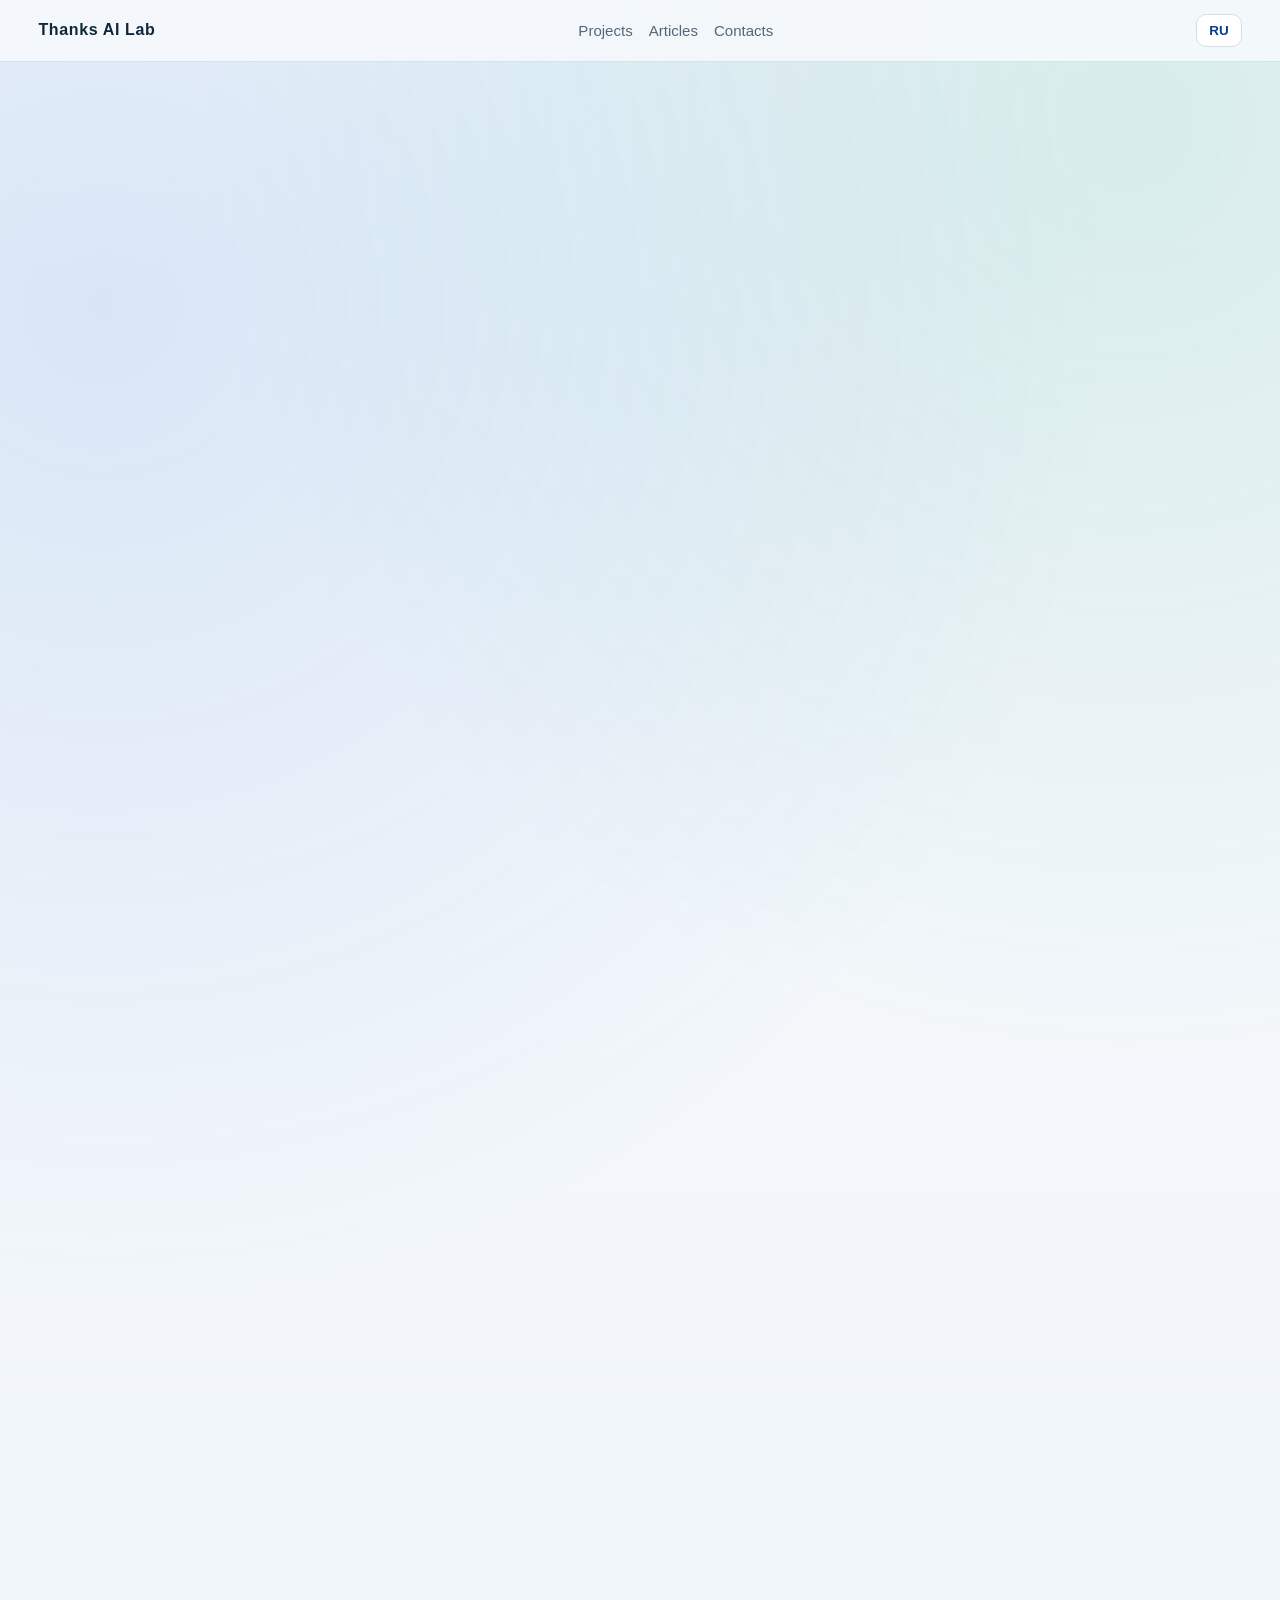
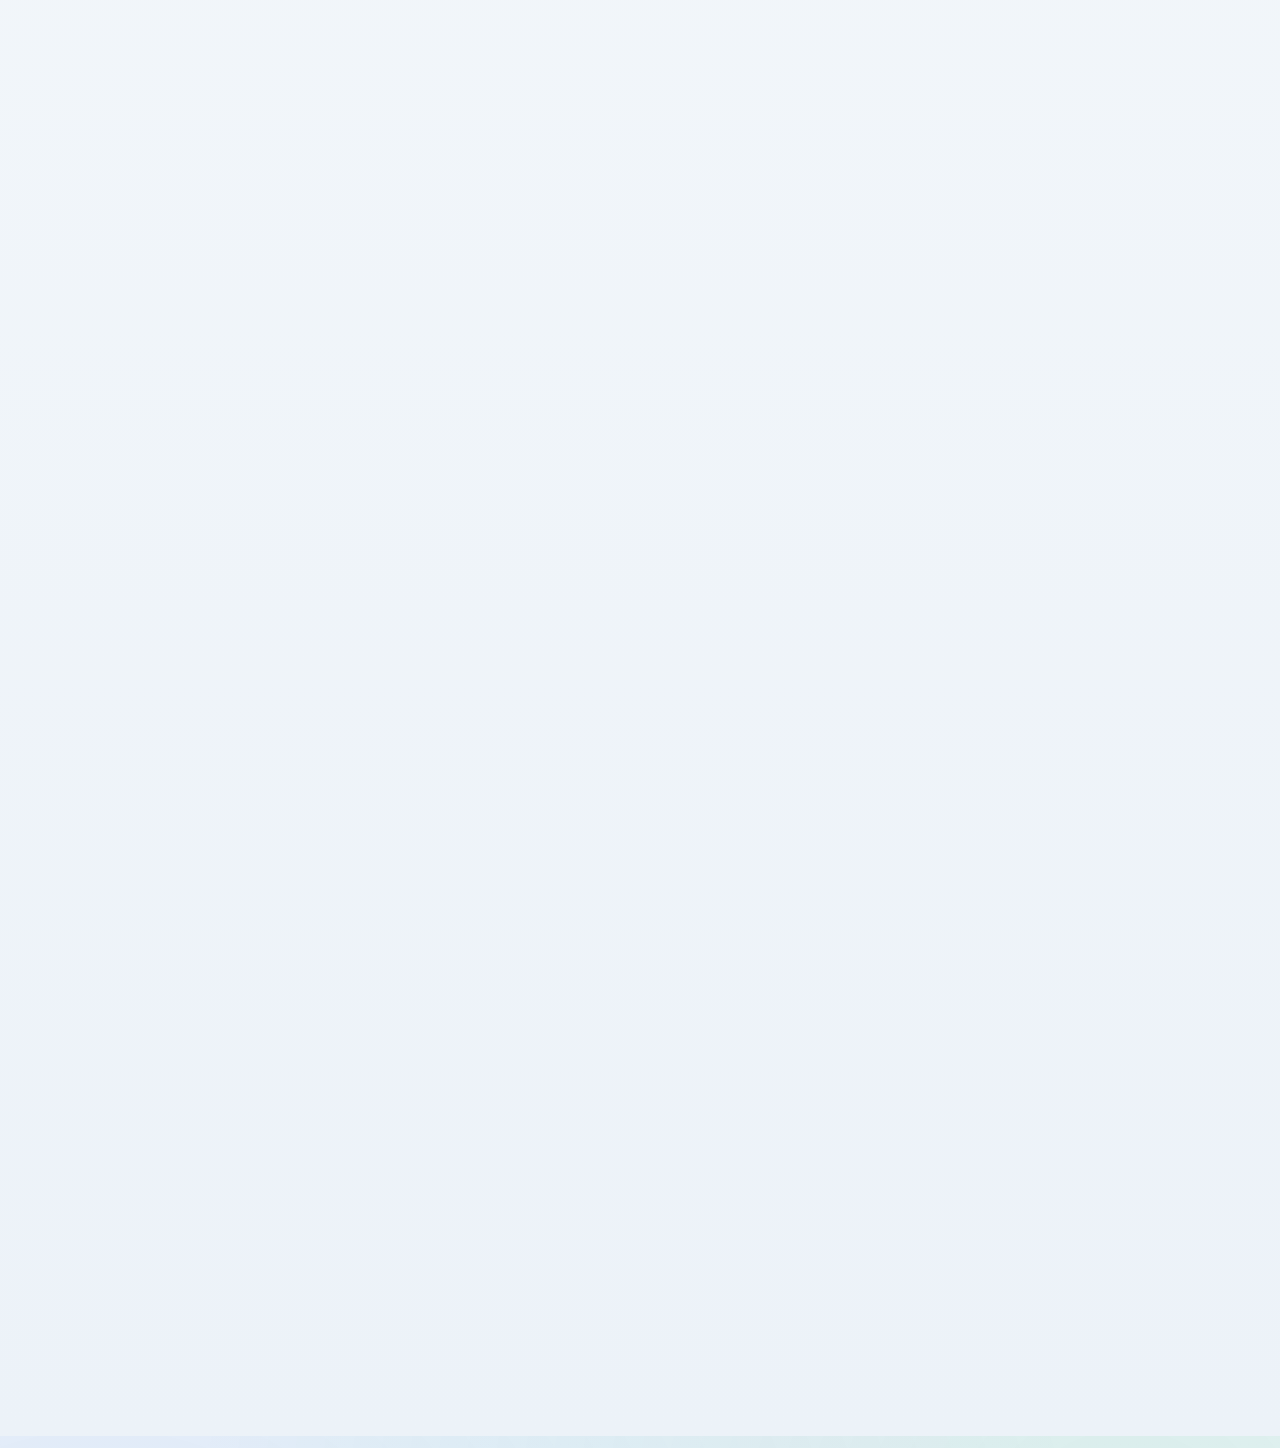
<file: index.html>
<!doctype html>
<html lang="en" data-lang="en">
<head>
  <meta charset="utf-8">
  <meta name="viewport" content="width=device-width, initial-scale=1">
  <title>Thanks AI Lab | GitHub Projects and Telegram Bots</title>
  <meta name="description" content="Thanks AI Lab portfolio: GitHub projects, production Telegram bots, and bilingual practical articles.">
  <meta http-equiv="Content-Security-Policy" content="default-src 'self'; script-src 'self'; style-src 'self'; img-src 'self' data:; font-src 'self'; connect-src 'none'; object-src 'none'; base-uri 'self'; form-action 'none'; frame-ancestors 'none'; upgrade-insecure-requests">
  <meta http-equiv="Referrer-Policy" content="strict-origin-when-cross-origin">
  <meta name="color-scheme" content="light only">
  <link rel="stylesheet" href="styles.css">
</head>
<body data-title-en="Thanks AI Lab | GitHub Projects and Telegram Bots" data-title-ru="Thanks AI Lab | GitHub-проекты и Telegram-боты" data-description-en="Thanks AI Lab portfolio: GitHub projects, production Telegram bots, and bilingual practical articles." data-description-ru="Портфолио Thanks AI Lab: GitHub-проекты, прод-боты Telegram и двуязычные практические статьи.">
  <header class="topbar">
    <a class="brand" href="#top">Thanks AI Lab</a>
    <nav class="nav">
      <a href="#projects"><span class="en">Projects</span><span class="ru">Проекты</span></a>
      <a href="#articles"><span class="en">Articles</span><span class="ru">Статьи</span></a>
      <a href="#contacts"><span class="en">Contacts</span><span class="ru">Контакты</span></a>
    </nav>
    <button class="lang-toggle" type="button" id="langSwitch" aria-label="Switch language">
      <span class="en">RU</span>
      <span class="ru">EN</span>
    </button>
  </header>

  <main id="top">
    <section class="hero reveal">
      <p class="eyebrow en">Product Studio</p>
      <p class="eyebrow ru">Продуктовая студия</p>
      <h1 class="en">GitHub portfolio and live Telegram products</h1>
      <h1 class="ru">GitHub-портфолио и живые Telegram-продукты</h1>
      <p class="lead en">
        We publish projects from <a href="https://github.com/x100Value" target="_blank" rel="noopener noreferrer">x100Value</a>,
        add production Telegram products, and maintain clear EN/RU articles.
      </p>
      <p class="lead ru">
        Мы публикуем проекты из <a href="https://github.com/x100Value" target="_blank" rel="noopener noreferrer">x100Value</a>,
        добавляем продакшн Telegram-продукты и ведем понятные EN/RU статьи.
      </p>
      <div class="cta-row">
        <a class="btn btn-primary" href="#projects"><span class="en">View projects</span><span class="ru">Смотреть проекты</span></a>
        <a class="btn btn-secondary" href="#articles"><span class="en">Read articles</span><span class="ru">Читать статьи</span></a>
        <a class="btn btn-secondary" href="https://github.com/x100Value" target="_blank" rel="noopener noreferrer">GitHub</a>
        <a class="btn btn-secondary" href="https://t.me/BuyandSellTelegramUsernames" target="_blank" rel="noopener noreferrer"><span class="en">Username channel</span><span class="ru">Канал юзернеймов</span></a>
      </div>
    </section>

    <section class="kpi reveal" aria-label="Project metrics">
      <article class="kpi-card">
        <p class="kpi-title en">Visible products</p>
        <p class="kpi-title ru">Показанные продукты</p>
        <p class="kpi-value static" data-project-count>9</p>
      </article>
      <article class="kpi-card">
        <p class="kpi-title en">GitHub projects</p>
        <p class="kpi-title ru">GitHub-проекты</p>
        <p class="kpi-value static">5</p>
      </article>
      <article class="kpi-card">
        <p class="kpi-title en">Language mode</p>
        <p class="kpi-title ru">Языковой режим</p>
        <p class="kpi-value static">EN / RU</p>
      </article>
    </section>

    <section id="projects" class="projects reveal">
      <h2 class="en">Projects from GitHub and production Telegram</h2>
      <h2 class="ru">Проекты из GitHub и продакшн Telegram</h2>
      <p class="section-note en">Cards below link to GitHub projects, live bots, and channel.</p>
      <p class="section-note ru">Карточки ниже ведут на GitHub-проекты, живых ботов и канал.</p>

      <div class="project-grid">
        <article class="project-card angel-card">
          <span class="angel-badge">ANGEL</span>
          <div class="icon-circle">SM</div>
          <h3>skillsmarketplace</h3>
          <p class="en">Marketplace for AI skills with Telegram Mini App UX, billing rails, referral mechanics, and moderation flows.</p>
          <p class="ru">Маркетплейс AI-скиллов с Telegram Mini App UX, биллингом, рефералками и модерацией.</p>
          <p class="status en">GitHub project + production bot + web platform.</p>
          <p class="status ru">GitHub-проект + прод-бот + web-платформа.</p>
          <p class="invest-note en"><strong>Stage:</strong> Pre-seed, <strong>Round type:</strong> Angel.<br><strong>Telegram:</strong> <a href="https://t.me/theloans" target="_blank" rel="noopener noreferrer">@theloans</a></p>
          <p class="invest-note ru"><strong>Стадия:</strong> Pre-seed, <strong>Тип раунда:</strong> Angel.<br><strong>Telegram:</strong> <a href="https://t.me/theloans" target="_blank" rel="noopener noreferrer">@theloans</a></p>
          <p class="meta">TypeScript · GitHub project · Updated: 2026-03-05</p>
          <div class="btn-stack">
            <a class="btn btn-primary" href="https://github.com/x100Value/skillsmarketplace" target="_blank" rel="noopener noreferrer">GitHub</a>
            <a class="btn btn-sapphire" href="pitch-deck.html"><span class="en">Request investor deck</span><span class="ru">Запросить инвест-дек</span></a>
            <a class="btn btn-secondary" href="https://skillsmarketplace.ru" target="_blank" rel="noopener noreferrer"><span class="en">Open platform</span><span class="ru">Открыть платформу</span></a>
            <a class="btn btn-ghost" href="articles/skillsmarketplace.html"><span class="en">Read article</span><span class="ru">Читать статью</span></a>
          </div>
        </article>

        <article class="project-card angel-card">
          <span class="angel-badge">ANGEL</span>
          <div class="icon-circle">TR</div>
          <h3>tg-llm-router</h3>
          <p class="en">Telegram Mini App for smart routing across multiple LLM providers with stable switching and personal key support.</p>
          <p class="ru">Маршрутизатор LLM для Telegram Mini App: несколько провайдеров, стабильное переключение и поддержка личных ключей.</p>
          <p class="status en">AI access layer for Telegram products.</p>
          <p class="status ru">Слой доступа к AI для Telegram-продуктов.</p>
          <p class="invest-note en"><strong>Stage:</strong> Pre-seed, <strong>Round type:</strong> Angel.<br><strong>Telegram:</strong> <a href="https://t.me/theloans" target="_blank" rel="noopener noreferrer">@theloans</a></p>
          <p class="invest-note ru"><strong>Стадия:</strong> Pre-seed, <strong>Тип раунда:</strong> Angel.<br><strong>Telegram:</strong> <a href="https://t.me/theloans" target="_blank" rel="noopener noreferrer">@theloans</a></p>
          <p class="meta">JavaScript · GitHub project · Updated: 2026-02-27</p>
          <div class="btn-stack">
            <a class="btn btn-primary" href="https://github.com/x100Value/tg-llm-router" target="_blank" rel="noopener noreferrer">GitHub</a>
            <a class="btn btn-sapphire" href="pitch-deck.html"><span class="en">Request investor deck</span><span class="ru">Запросить инвест-дек</span></a>
            <a class="btn btn-secondary" href="https://t.me/Routeragentbot" target="_blank" rel="noopener noreferrer"><span class="en">Open bot</span><span class="ru">Открыть бота</span></a>
            <a class="btn btn-ghost" href="articles/tg-llm-router.html"><span class="en">Read article</span><span class="ru">Читать статью</span></a>
          </div>
        </article>

        <article class="project-card">
          <div class="icon-circle">UA</div>
          <h3>TGUsernameAuditBot</h3>
          <p class="en">Valuation bot for Telegram usernames: liquidity checks, strategy hints, and pricing structure.</p>
          <p class="ru">Бот-оценщик Telegram-юзернеймов: ликвидность, стратегия и структура ценообразования.</p>
          <p class="status en">Practical workflow for username traders.</p>
          <p class="status ru">Практический инструмент для трейдинга юзернеймов.</p>
          <p class="meta">Telegram bot · Updated: 2026-03-05</p>
          <div class="btn-stack">
            <a class="btn btn-primary" href="https://t.me/TGUsernameAuditBot" target="_blank" rel="noopener noreferrer">Open bot</a>
            <a class="btn btn-secondary" href="articles/fragment-username-guide.html"><span class="en">Fragment guide</span><span class="ru">Гайд по Fragment</span></a>
            <a class="btn btn-ghost" href="articles/tg-username-audit-bot.html"><span class="en">Read article</span><span class="ru">Читать статью</span></a>
          </div>
        </article>

        <article class="project-card">
          <div class="icon-circle">SB</div>
          <h3>SkillsMarketplacebot</h3>
          <p class="en">Main Telegram bot of SkillsMarketplace: onboarding, referral links, and marketplace entrypoint.</p>
          <p class="ru">Основной Telegram-бот SkillsMarketplace: онбординг, реферальные ссылки и вход в маркетплейс.</p>
          <p class="status en">Main entry point for marketplace users.</p>
          <p class="status ru">Основная точка привлечения пользователей маркетплейса.</p>
          <p class="meta">Telegram bot · Updated: 2026-03-05</p>
          <div class="btn-stack">
            <a class="btn btn-primary" href="https://t.me/SkillsMarketplacebot" target="_blank" rel="noopener noreferrer">Open bot</a>
            <a class="btn btn-ghost" href="articles/skillsmarketplacebot.html"><span class="en">Read article</span><span class="ru">Читать статью</span></a>
          </div>
        </article>

        <article class="project-card angel-card">
          <span class="angel-badge">ANGEL</span>
          <div class="icon-circle">RA</div>
          <h3>Routeragentbot</h3>
          <p class="en">Telegram interface for prompt routing and model selection scenarios.</p>
          <p class="ru">Telegram-интерфейс для маршрутизации промтов и выбора моделей.</p>
          <p class="status en">Companion bot for AI routing use cases.</p>
          <p class="status ru">Сопутствующий бот для AI-routing сценариев.</p>
          <p class="invest-note en"><strong>Stage:</strong> Pre-seed, <strong>Round type:</strong> Angel.<br><strong>Telegram:</strong> <a href="https://t.me/theloans" target="_blank" rel="noopener noreferrer">@theloans</a></p>
          <p class="invest-note ru"><strong>Стадия:</strong> Pre-seed, <strong>Тип раунда:</strong> Angel.<br><strong>Telegram:</strong> <a href="https://t.me/theloans" target="_blank" rel="noopener noreferrer">@theloans</a></p>
          <p class="meta">Telegram bot · Updated: 2026-03-05</p>
          <div class="btn-stack">
            <a class="btn btn-primary" href="https://t.me/Routeragentbot" target="_blank" rel="noopener noreferrer">Open bot</a>
            <a class="btn btn-sapphire" href="pitch-deck.html"><span class="en">Request investor deck</span><span class="ru">Запросить инвест-дек</span></a>
            <a class="btn btn-ghost" href="articles/routeragentbot.html"><span class="en">Read article</span><span class="ru">Читать статью</span></a>
          </div>
        </article>

        <article class="project-card">
          <div class="icon-circle">BS</div>
          <h3>BuyandSellTelegramUsernames</h3>
          <p class="en">Public Telegram channel for username market updates, deal ideas, and buyer/seller matching.</p>
          <p class="ru">Публичный Telegram-канал с апдейтами рынка юзернеймов, идеями сделок и подбором покупателей/продавцов.</p>
          <p class="status en">Unofficial Fragment investors community for practical market discussion.</p>
          <p class="status ru">Неофициальное сообщество инвесторов Fragment для практического обсуждения рынка.</p>
          <p class="meta">Telegram channel · Updated: 2026-03-05</p>
          <div class="btn-stack">
            <a class="btn btn-primary" href="https://t.me/BuyandSellTelegramUsernames" target="_blank" rel="noopener noreferrer">Open channel</a>
            <a class="btn btn-ghost" href="articles/fragment-username-guide.html"><span class="en">Read Fragment guide</span><span class="ru">Читать гайд по Fragment</span></a>
          </div>
        </article>

        <article class="project-card angel-card">
          <span class="angel-badge">ANGEL</span>
          <div class="icon-circle">TF</div>
          <h3>TNFTFinance</h3>
          <p class="en">Security-first TON testnet experiments for DeFi/NFT lending and protocol validation.</p>
          <p class="ru">Security-first эксперименты в TON testnet для DeFi/NFT-кредитования и валидации протокола.</p>
          <p class="status en">Controlled environment for pre-mainnet checks.</p>
          <p class="status ru">Контролируемая среда для pre-mainnet проверок.</p>
          <p class="invest-note en"><strong>Stage:</strong> Pre-seed, <strong>Round type:</strong> Angel.<br><strong>Telegram:</strong> <a href="https://t.me/theloans" target="_blank" rel="noopener noreferrer">@theloans</a></p>
          <p class="invest-note ru"><strong>Стадия:</strong> Pre-seed, <strong>Тип раунда:</strong> Angel.<br><strong>Telegram:</strong> <a href="https://t.me/theloans" target="_blank" rel="noopener noreferrer">@theloans</a></p>
          <p class="meta">TypeScript · GitHub project · Updated: 2026-02-23</p>
          <div class="btn-stack">
            <a class="btn btn-primary" href="https://github.com/x100Value/TNFTFinance" target="_blank" rel="noopener noreferrer">GitHub</a>
            <a class="btn btn-sapphire" href="pitch-deck.html"><span class="en">Request investor deck</span><span class="ru">Запросить инвест-дек</span></a>
            <a class="btn btn-ghost" href="articles/tnftfinance.html"><span class="en">Read article</span><span class="ru">Читать статью</span></a>
          </div>
        </article>

        <article class="project-card">
          <div class="icon-circle">GM</div>
          <h3>GGaMemes</h3>
          <p class="en">Realtime Telegram game prototype with GIF mechanics, voting loops, and retention experiments.</p>
          <p class="ru">Realtime Telegram-игра с GIF-механиками, голосованием и экспериментами по удержанию.</p>
          <p class="status en">Entertainment product for audience growth and engagement tests.</p>
          <p class="status ru">Развлекательный продукт для роста аудитории и тестов вовлечения.</p>
          <p class="meta">JavaScript · GitHub project · Updated: 2026-02-23</p>
          <div class="btn-stack">
            <a class="btn btn-primary" href="https://github.com/x100Value/GGaMemes" target="_blank" rel="noopener noreferrer">GitHub</a>
            <a class="btn btn-ghost" href="articles/ggamemes.html"><span class="en">Read article</span><span class="ru">Читать статью</span></a>
          </div>
        </article>

        <article class="project-card">
          <div class="icon-circle">XV</div>
          <h3>x100Value</h3>
          <p class="en">Brand microsite and product communication center with bilingual positioning.</p>
          <p class="ru">Брендовый микросайт и центр продуктовой коммуникации с двуязычным позиционированием.</p>
          <p class="status en">Portfolio and product communication layer.</p>
          <p class="status ru">Портфельный и продуктовый слой коммуникации.</p>
          <p class="meta">HTML · GitHub project · Updated: 2026-02-23</p>
          <div class="btn-stack">
            <a class="btn btn-primary" href="https://github.com/x100Value/x100Value" target="_blank" rel="noopener noreferrer">GitHub</a>
            <a class="btn btn-ghost" href="https://thanksailab.com" target="_blank" rel="noopener noreferrer"><span class="en">Open site</span><span class="ru">Открыть сайт</span></a>
          </div>
        </article>
      </div>
    </section>

    <section id="articles" class="article-links reveal">
      <h2 class="en">Bilingual practical articles</h2>
      <h2 class="ru">Двуязычные практические статьи</h2>
      <div class="article-list">
        <a href="articles/fragment-username-guide.html"><span class="en">Unofficial Fragment investors community: how to choose and buy a Telegram username</span><span class="ru">Неофициальное сообщество инвесторов Fragment: как выбрать и купить Telegram-юзернейм</span></a>
        <a href="articles/tg-username-audit-bot.html"><span class="en">TGUsernameAuditBot: pricing workflow and AI reliability</span><span class="ru">TGUsernameAuditBot: процесс оценки и надежность AI</span></a>
        <a href="articles/skillsmarketplace.html"><span class="en">SkillsMarketplace: product design and monetization model</span><span class="ru">SkillsMarketplace: архитектура продукта и монетизация</span></a>
        <a href="articles/skillsmarketplacebot.html"><span class="en">SkillsMarketplacebot: user onboarding and referral growth</span><span class="ru">SkillsMarketplacebot: онбординг пользователей и реферальный рост</span></a>
        <a href="articles/routeragentbot.html"><span class="en">Routeragentbot: model routing use cases in Telegram</span><span class="ru">Routeragentbot: сценарии маршрутизации моделей в Telegram</span></a>
        <a href="articles/tg-llm-router.html"><span class="en">tg-llm-router: how it works and product value</span><span class="ru">tg-llm-router: как работает и в чем ценность</span></a>
        <a href="articles/tnftfinance.html"><span class="en">TNFTFinance: safety baseline and product direction</span><span class="ru">TNFTFinance: база безопасности и направление продукта</span></a>
      </div>
    </section>
  </main>

  <footer id="contacts" class="footer reveal">
    <p><strong>GitHub:</strong> <a href="https://github.com/x100Value" target="_blank" rel="noopener noreferrer">github.com/x100Value</a></p>
    <p><strong>Telegram bots:</strong> <a href="https://t.me/TGUsernameAuditBot" target="_blank" rel="noopener noreferrer">@TGUsernameAuditBot</a> · <a href="https://t.me/SkillsMarketplacebot" target="_blank" rel="noopener noreferrer">@SkillsMarketplacebot</a> · <a href="https://t.me/Routeragentbot" target="_blank" rel="noopener noreferrer">@Routeragentbot</a></p>
    <p><strong><span class="en">Founder Telegram:</span><span class="ru">Telegram для связи:</span></strong> <a href="https://t.me/theloans" target="_blank" rel="noopener noreferrer">@theloans</a></p>
    <p><strong>Username channel:</strong> <a href="https://t.me/BuyandSellTelegramUsernames" target="_blank" rel="noopener noreferrer">t.me/BuyandSellTelegramUsernames</a></p>
    <p><strong>Investor deck:</strong> <a href="pitch-deck.html">thanksailab.com/pitch-deck.html</a></p>
    <p class="copyright">© 2026 Thanks AI Lab</p>
  </footer>

  <script src="script.js" defer></script>
</body>
</html>
</file>
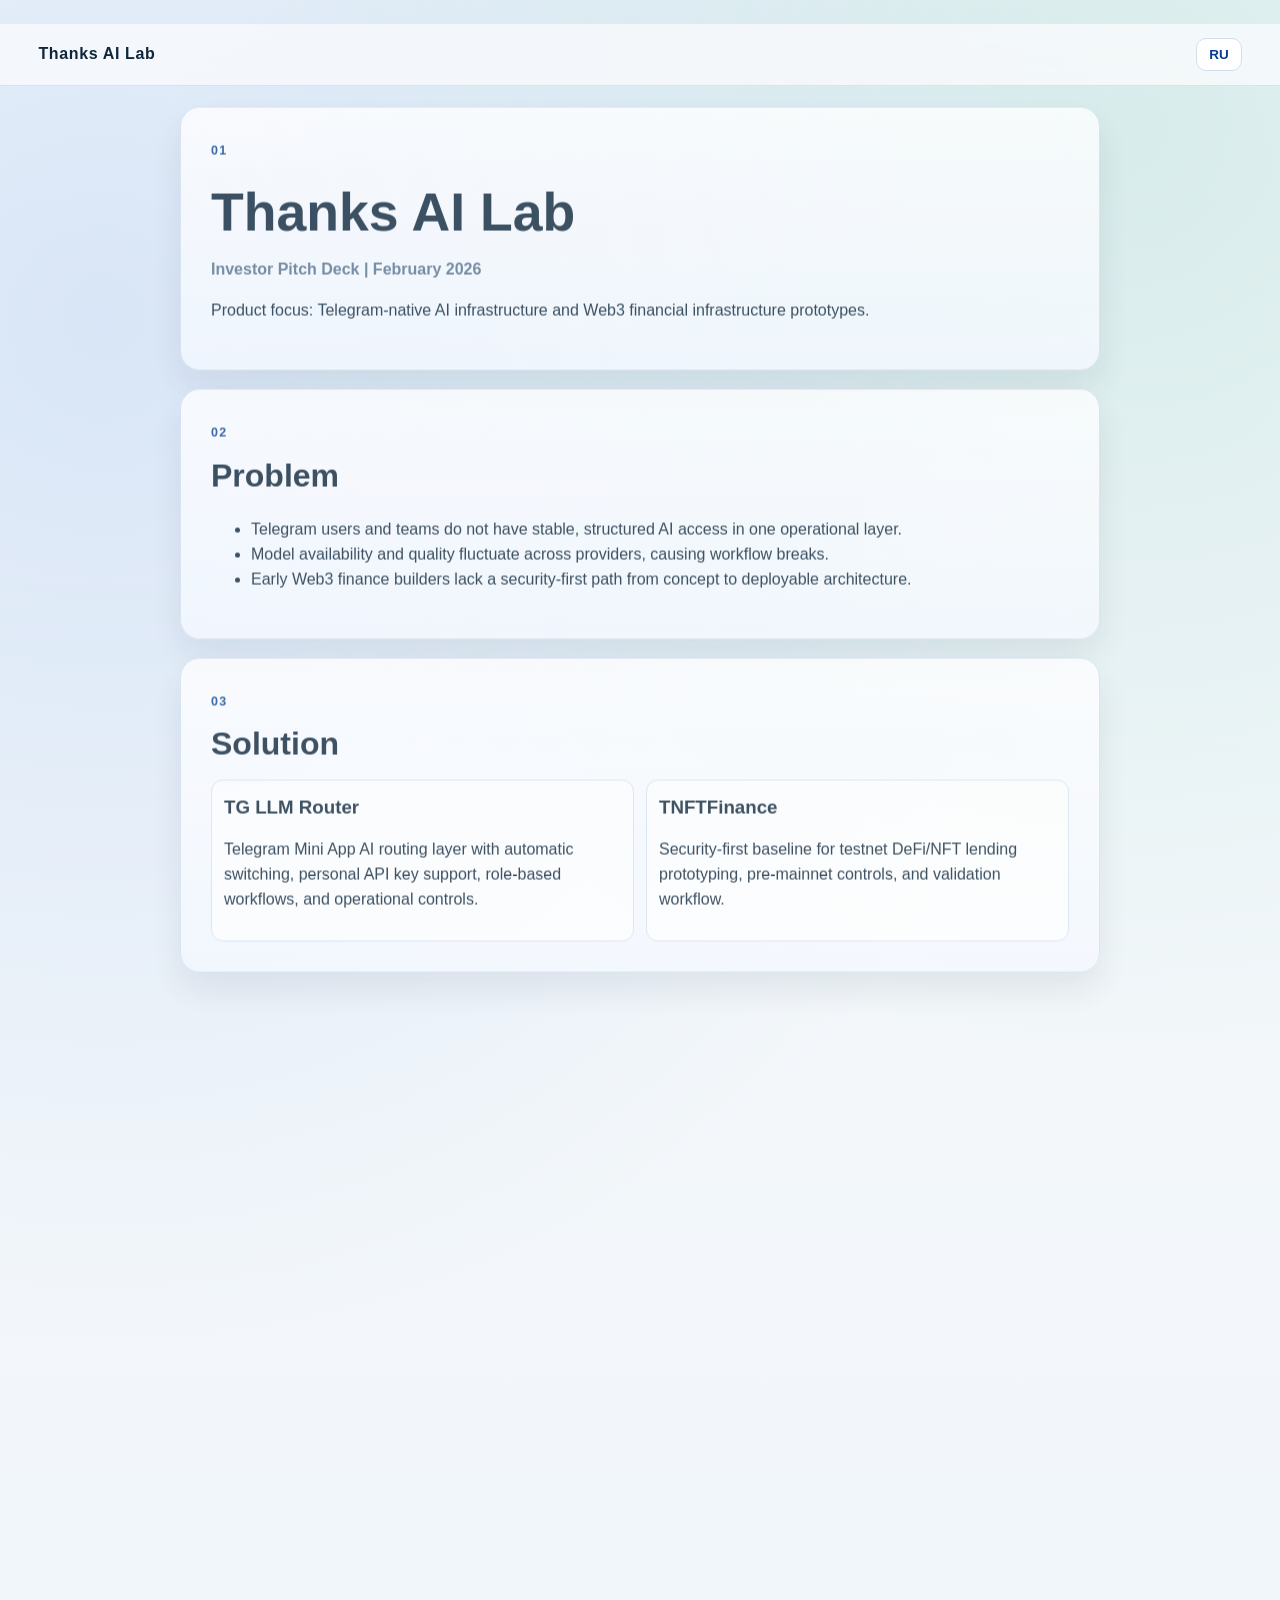
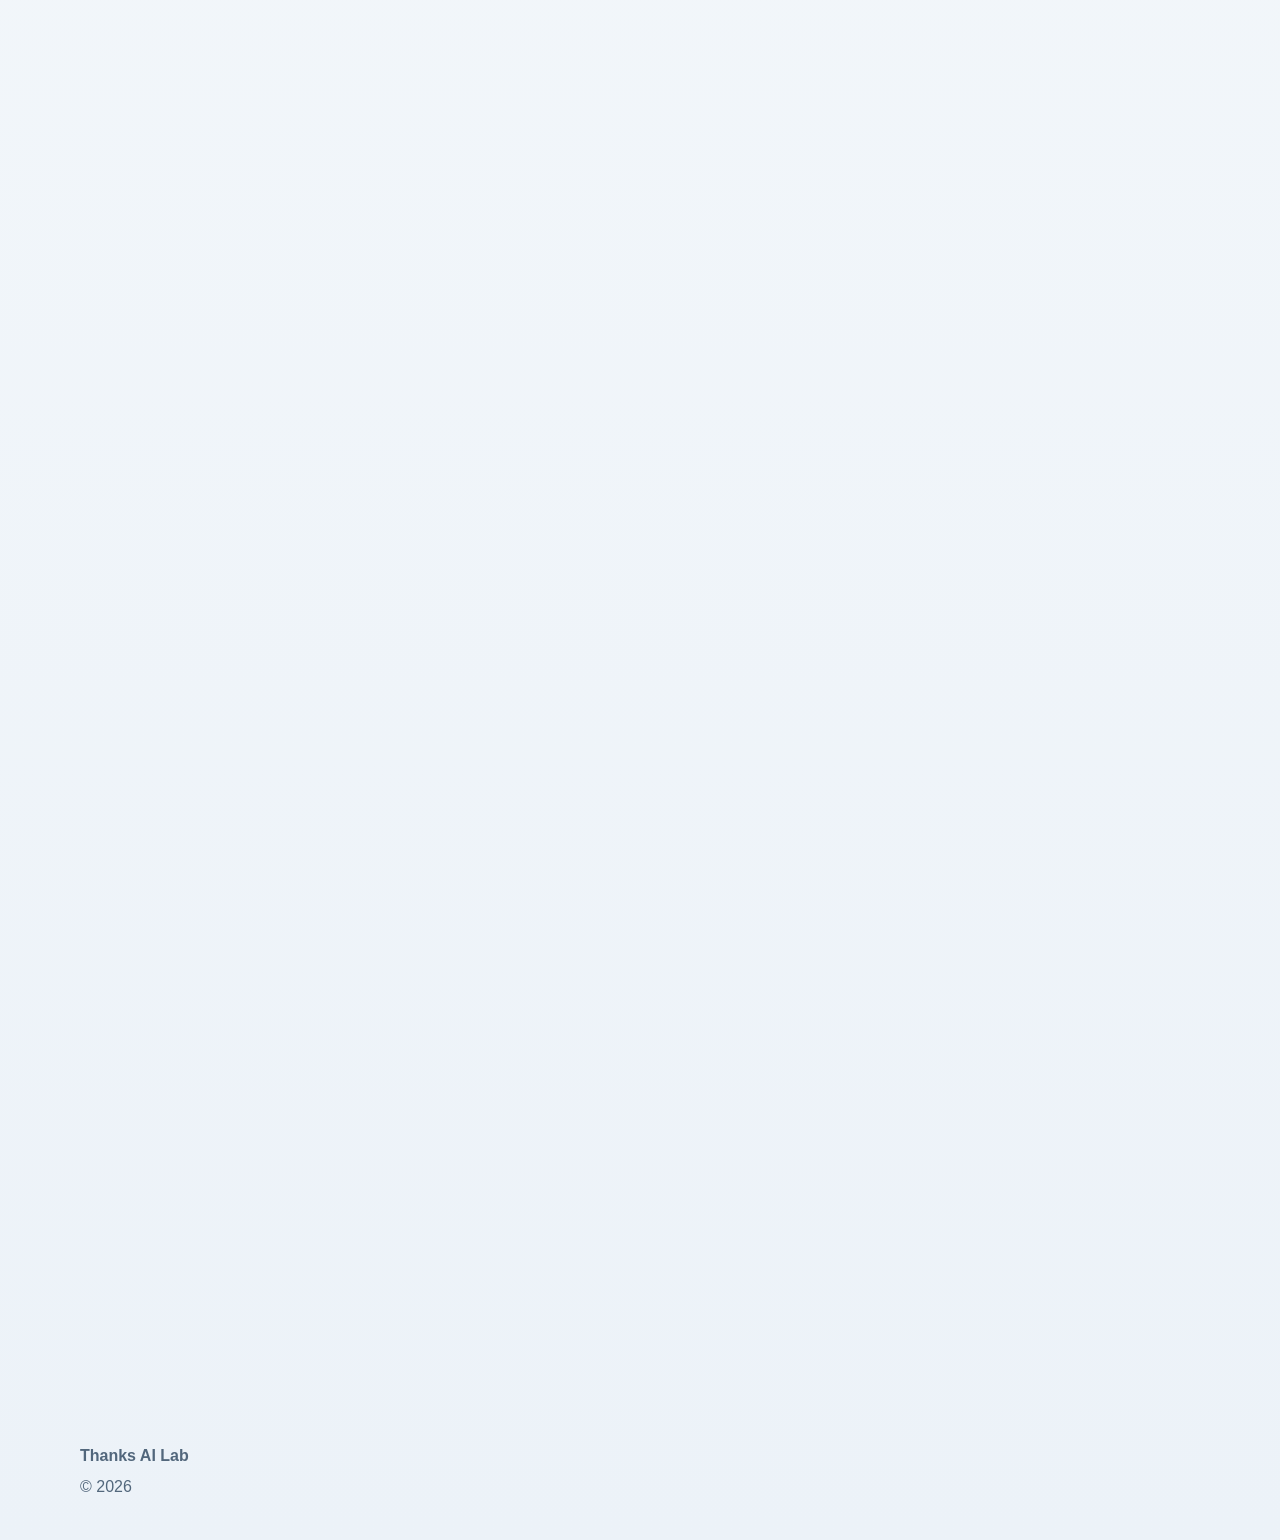
<file: pitch-deck.html>
<!doctype html>
<html lang="en" data-lang="en">
<head>
  <meta charset="utf-8">
  <meta name="viewport" content="width=device-width, initial-scale=1">
  <title>Thanks AI Lab | Investor Pitch Deck</title>
  <meta name="description" content="Investor pitch deck for Thanks AI Lab: TG LLM Router and TNFTFinance. Angel stage.">
  <meta http-equiv="Content-Security-Policy" content="default-src 'self'; script-src 'self'; style-src 'self'; img-src 'self' data:; font-src 'self'; connect-src 'none'; object-src 'none'; base-uri 'self'; form-action 'none'; frame-ancestors 'none'; upgrade-insecure-requests">
  <meta http-equiv="Referrer-Policy" content="strict-origin-when-cross-origin">
  <link rel="stylesheet" href="styles.css">
</head>
<body class="article-layout" data-title-en="Thanks AI Lab | Investor Pitch Deck" data-title-ru="Thanks AI Lab | Инвестиционный Pitch Deck" data-description-en="Investor pitch deck for Thanks AI Lab: TG LLM Router and TNFTFinance. Angel stage." data-description-ru="Инвестиционный pitch deck Thanks AI Lab: TG LLM Router и TNFTFinance. Стадия angel round.">
  <header class="topbar">
    <a class="brand" href="index.html">Thanks AI Lab</a>
    <button class="lang-toggle" type="button" id="langSwitch" aria-label="Switch language">
      <span class="en">RU</span>
      <span class="ru">EN</span>
    </button>
  </header>

  <main class="deck-shell">
    <article class="slide reveal">
      <p class="deck-step">01</p>
      <h1 class="en">Thanks AI Lab</h1>
      <h1 class="ru">Thanks AI Lab</h1>
      <p class="deck-sub en">Investor Pitch Deck | February 2026</p>
      <p class="deck-sub ru">Инвестиционный Pitch Deck | Февраль 2026</p>
      <p class="en">
        Product focus: Telegram-native AI infrastructure and Web3 financial infrastructure prototypes.
      </p>
      <p class="ru">
        Фокус продуктов: AI-инфраструктура в Telegram и прототипы Web3-финансовой инфраструктуры.
      </p>
    </article>

    <article class="slide reveal">
      <p class="deck-step">02</p>
      <h2 class="en">Problem</h2>
      <h2 class="ru">Проблема</h2>
      <ul class="en">
        <li>Telegram users and teams do not have stable, structured AI access in one operational layer.</li>
        <li>Model availability and quality fluctuate across providers, causing workflow breaks.</li>
        <li>Early Web3 finance builders lack a security-first path from concept to deployable architecture.</li>
      </ul>
      <ul class="ru">
        <li>У пользователей и команд в Telegram нет стабильного структурированного AI-доступа в едином операционном слое.</li>
        <li>Доступность и качество моделей у провайдеров нестабильны, из-за чего ломаются рабочие сценарии.</li>
        <li>У команд ранней стадии в Web3 finance нет безопасного пути от концепта к deploy-ready архитектуре.</li>
      </ul>
    </article>

    <article class="slide reveal">
      <p class="deck-step">03</p>
      <h2 class="en">Solution</h2>
      <h2 class="ru">Решение</h2>
      <div class="two-col">
        <section>
          <h3 class="en">TG LLM Router</h3>
          <h3 class="ru">TG LLM Router</h3>
          <p class="en">Telegram Mini App AI routing layer with automatic switching, personal API key support, role-based workflows, and operational controls.</p>
          <p class="ru">AI routing-слой в Telegram Mini App: автоматическое переключение, поддержка личных API-ключей, ролевые сценарии и операционные контроли.</p>
        </section>
        <section>
          <h3 class="en">TNFTFinance</h3>
          <h3 class="ru">TNFTFinance</h3>
          <p class="en">Security-first baseline for testnet DeFi/NFT lending prototyping, pre-mainnet controls, and validation workflow.</p>
          <p class="ru">Security-first база для testnet-прототипирования DeFi/NFT lending, pre-mainnet контроля и валидационного контура.</p>
        </section>
      </div>
    </article>

    <article class="slide reveal">
      <p class="deck-step">04</p>
      <h2 class="en">Products and stage</h2>
      <h2 class="ru">Продукты и стадия</h2>
      <div class="kpi-grid">
        <section class="kpi-box">
          <p class="kpi-label en">TG LLM Router</p>
          <p class="kpi-label ru">TG LLM Router</p>
          <p class="kpi-main en">Live Product</p>
          <p class="kpi-main ru">Live Product</p>
        </section>
        <section class="kpi-box">
          <p class="kpi-label en">TNFTFinance</p>
          <p class="kpi-label ru">TNFTFinance</p>
          <p class="kpi-main en">Testnet Baseline</p>
          <p class="kpi-main ru">Testnet Baseline</p>
        </section>
        <section class="kpi-box">
          <p class="kpi-label en">Financing stage</p>
          <p class="kpi-label ru">Стадия финансирования</p>
          <p class="kpi-main en">Angel Investing</p>
          <p class="kpi-main ru">Angel Investing</p>
        </section>
      </div>
    </article>

    <article class="slide reveal">
      <p class="deck-step">05</p>
      <h2 class="en">Core capabilities</h2>
      <h2 class="ru">Ключевые возможности</h2>
      <ul class="en">
        <li>Multi-provider AI routing with automatic switching.</li>
        <li>Personal API keys and account-level control for advanced users and teams.</li>
        <li>Telegram-native UX and role-based product model: User, Business, AI Agent, Developer.</li>
        <li>Security-first engineering practices for infrastructure and testnet finance prototyping.</li>
      </ul>
      <ul class="ru">
        <li>Маршрутизация AI между провайдерами с автоматическим переключением.</li>
        <li>Личные API-ключи и уровень контроля аккаунта для продвинутых пользователей и команд.</li>
        <li>Telegram-native UX и ролевая продуктовая модель: User, Business, AI Agent, Developer.</li>
        <li>Security-first инженерный подход для инфраструктуры и testnet-прототипирования finance-продуктов.</li>
      </ul>
    </article>

    <article class="slide reveal">
      <p class="deck-step">06</p>
      <h2 class="en">Business model</h2>
      <h2 class="ru">Бизнес-модель</h2>
      <ul class="en">
        <li>Freemium access with paid expansion for volume, advanced controls, and team-level workflows.</li>
        <li>Infrastructure value capture from AI routing and usage-driven product surfaces.</li>
        <li>Future monetization lanes: API workflows, premium orchestration, and ecosystem integrations.</li>
      </ul>
      <ul class="ru">
        <li>Freemium-доступ с платным расширением по объему, контролям и командным сценариям.</li>
        <li>Захват ценности через инфраструктурный слой AI-маршрутизации и usage-driven сценарии.</li>
        <li>Дальнейшая монетизация: API-сценарии, премиум-оркестрация и экосистемные интеграции.</li>
      </ul>
    </article>

    <article class="slide reveal">
      <p class="deck-step">07</p>
      <h2 class="en">Go-to-market</h2>
      <h2 class="ru">Go-to-market</h2>
      <ul class="en">
        <li>Telegram-first distribution with direct product loops and embedded utility.</li>
        <li>Founder-led sales and investor network access for early strategic partnerships.</li>
        <li>Open product surface through public projects on GitHub and transparent iteration.</li>
      </ul>
      <ul class="ru">
        <li>Telegram-first дистрибуция с прямыми продуктовыми циклами и встроенной утилитарностью.</li>
        <li>Founder-led продажи и доступ к сети инвесторов для ранних стратегических партнерств.</li>
        <li>Открытый технический контур через публичные репозитории и прозрачную продуктовую итерацию.</li>
      </ul>
    </article>

    <article class="slide reveal">
      <p class="deck-step">08</p>
      <h2 class="en">Use of funds (angel round)</h2>
      <h2 class="ru">Использование средств (angel round)</h2>
      <ul class="en">
        <li>Product engineering acceleration and reliability hardening.</li>
        <li>User acquisition and growth experimentation in Telegram channels.</li>
        <li>Security, compliance, and operational readiness for scale-up.</li>
      </ul>
      <ul class="ru">
        <li>Ускорение продуктовой разработки и усиление надежности.</li>
        <li>Привлечение пользователей и growth-эксперименты в Telegram-каналах.</li>
        <li>Security, compliance и операционная готовность к масштабированию.</li>
      </ul>
    </article>

    <article class="slide reveal">
      <p class="deck-step">09</p>
      <h2 class="en">Roadmap</h2>
      <h2 class="ru">Roadmap</h2>
      <div class="roadmap">
        <section>
          <p class="en"><strong>Q2 2026:</strong> AI routing quality improvements, expanded provider resilience, onboarding optimization.</p>
          <p class="ru"><strong>Q2 2026:</strong> улучшение качества AI-routing, повышение устойчивости провайдеров, оптимизация онбординга.</p>
        </section>
        <section>
          <p class="en"><strong>Q3 2026:</strong> monetization deepening, partner integrations, business controls expansion.</p>
          <p class="ru"><strong>Q3 2026:</strong> углубление монетизации, партнерские интеграции, расширение бизнес-контролей.</p>
        </section>
        <section>
          <p class="en"><strong>Q4 2026:</strong> scale-up execution and preparation for the next financing stage.</p>
          <p class="ru"><strong>Q4 2026:</strong> масштабирование и подготовка к следующей стадии финансирования.</p>
        </section>
      </div>
    </article>

    <article class="slide reveal">
      <p class="deck-step">10</p>
      <h2 class="en">Contact</h2>
      <h2 class="ru">Контакт</h2>
      <p class="en">
        Angel round is open. For investor communication, write directly:
        <a href="https://t.me/theloans" target="_blank" rel="noopener noreferrer">@theloans</a>
      </p>
      <p class="ru">
        Angel round открыт. Для общения с инвесторами пишите напрямую:
        <a href="https://t.me/theloans" target="_blank" rel="noopener noreferrer">@theloans</a>
      </p>
      <p class="deck-links">
        <a href="https://routertext.ru/" target="_blank" rel="noopener noreferrer">routertext.ru</a>
        <span>·</span>
        <a href="https://github.com/x100Value" target="_blank" rel="noopener noreferrer">github.com/x100Value</a>
      </p>
    </article>
  </main>

  <footer class="footer">
    <p><strong>Thanks AI Lab</strong></p>
    <p class="copyright">© 2026</p>
  </footer>

  <script src="script.js" defer></script>
</body>
</html>
</file>
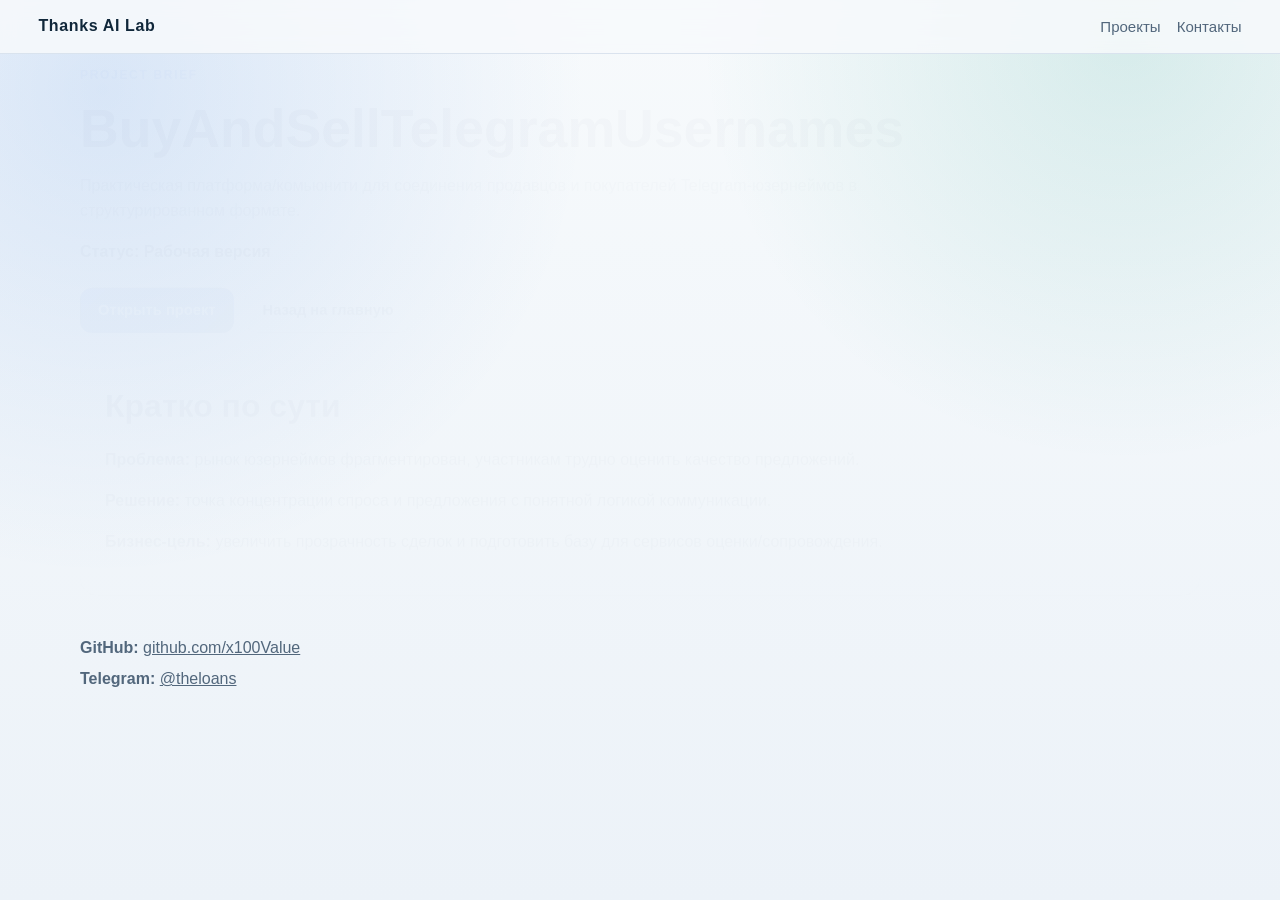
<file: articles/buy-sell-usernames.html>
<!doctype html>
<html lang="ru">
<head>
  <meta charset="utf-8">
  <meta name="viewport" content="width=device-width, initial-scale=1">
  <title>BuyAndSellTelegramUsernames | Thanks AI Lab</title>
  <meta name="description" content="BuyAndSellTelegramUsernames: сообщество для сделок с Telegram-юзернеймами.">
  <meta http-equiv="Content-Security-Policy" content="default-src 'self'; script-src 'self'; style-src 'self'; img-src 'self' data:; font-src 'self'; connect-src 'none'; object-src 'none'; base-uri 'self'; form-action 'none'; frame-ancestors 'none'; upgrade-insecure-requests">
  <meta http-equiv="Referrer-Policy" content="strict-origin-when-cross-origin">
  <link rel="stylesheet" href="../styles.css">
</head>
<body>
  <header class="topbar">
    <a class="brand" href="../index.html">Thanks AI Lab</a>
    <nav class="nav">
      <a href="../index.html#projects">Проекты</a>
      <a href="../index.html#contacts">Контакты</a>
    </nav>
  </header>

  <main>
    <section class="infographic reveal">
      <p class="eyebrow">Project Brief</p>
      <h1>BuyAndSellTelegramUsernames</h1>
      <p class="lead">Практическая платформа/комьюнити для соединения продавцов и покупателей Telegram-юзернеймов в структурированном формате.</p>
      <p class="status">Статус: Рабочая версия</p>
      <div class="cta-row">
        <a class="btn btn-primary" href="https://t.me/BuyandSellTelegramUsernames" target="_blank" rel="noopener noreferrer">Открыть проект</a>
        <a class="btn btn-secondary" href="../index.html">Назад на главную</a>
      </div>
    </section>

    <section class="projects reveal">
      <h2>Кратко по сути</h2>
      <p><strong>Проблема:</strong> рынок юзернеймов фрагментирован, участникам трудно оценить качество предложений.</p>
      <p><strong>Решение:</strong> точка концентрации спроса и предложения с понятной логикой коммуникации.</p>
      <p><strong>Бизнес-цель:</strong> увеличить прозрачность сделок и подготовить базу для сервисов оценки/сопровождения.</p>
    </section>
  </main>

  <footer class="footer">
    <p><strong>GitHub:</strong> <a href="https://github.com/x100Value" target="_blank" rel="noopener noreferrer">github.com/x100Value</a></p>
    <p><strong>Telegram:</strong> <a href="https://t.me/theloans" target="_blank" rel="noopener noreferrer">@theloans</a></p>
  </footer>

  <script src="../script.js" defer></script>
</body>
</html>
</file>
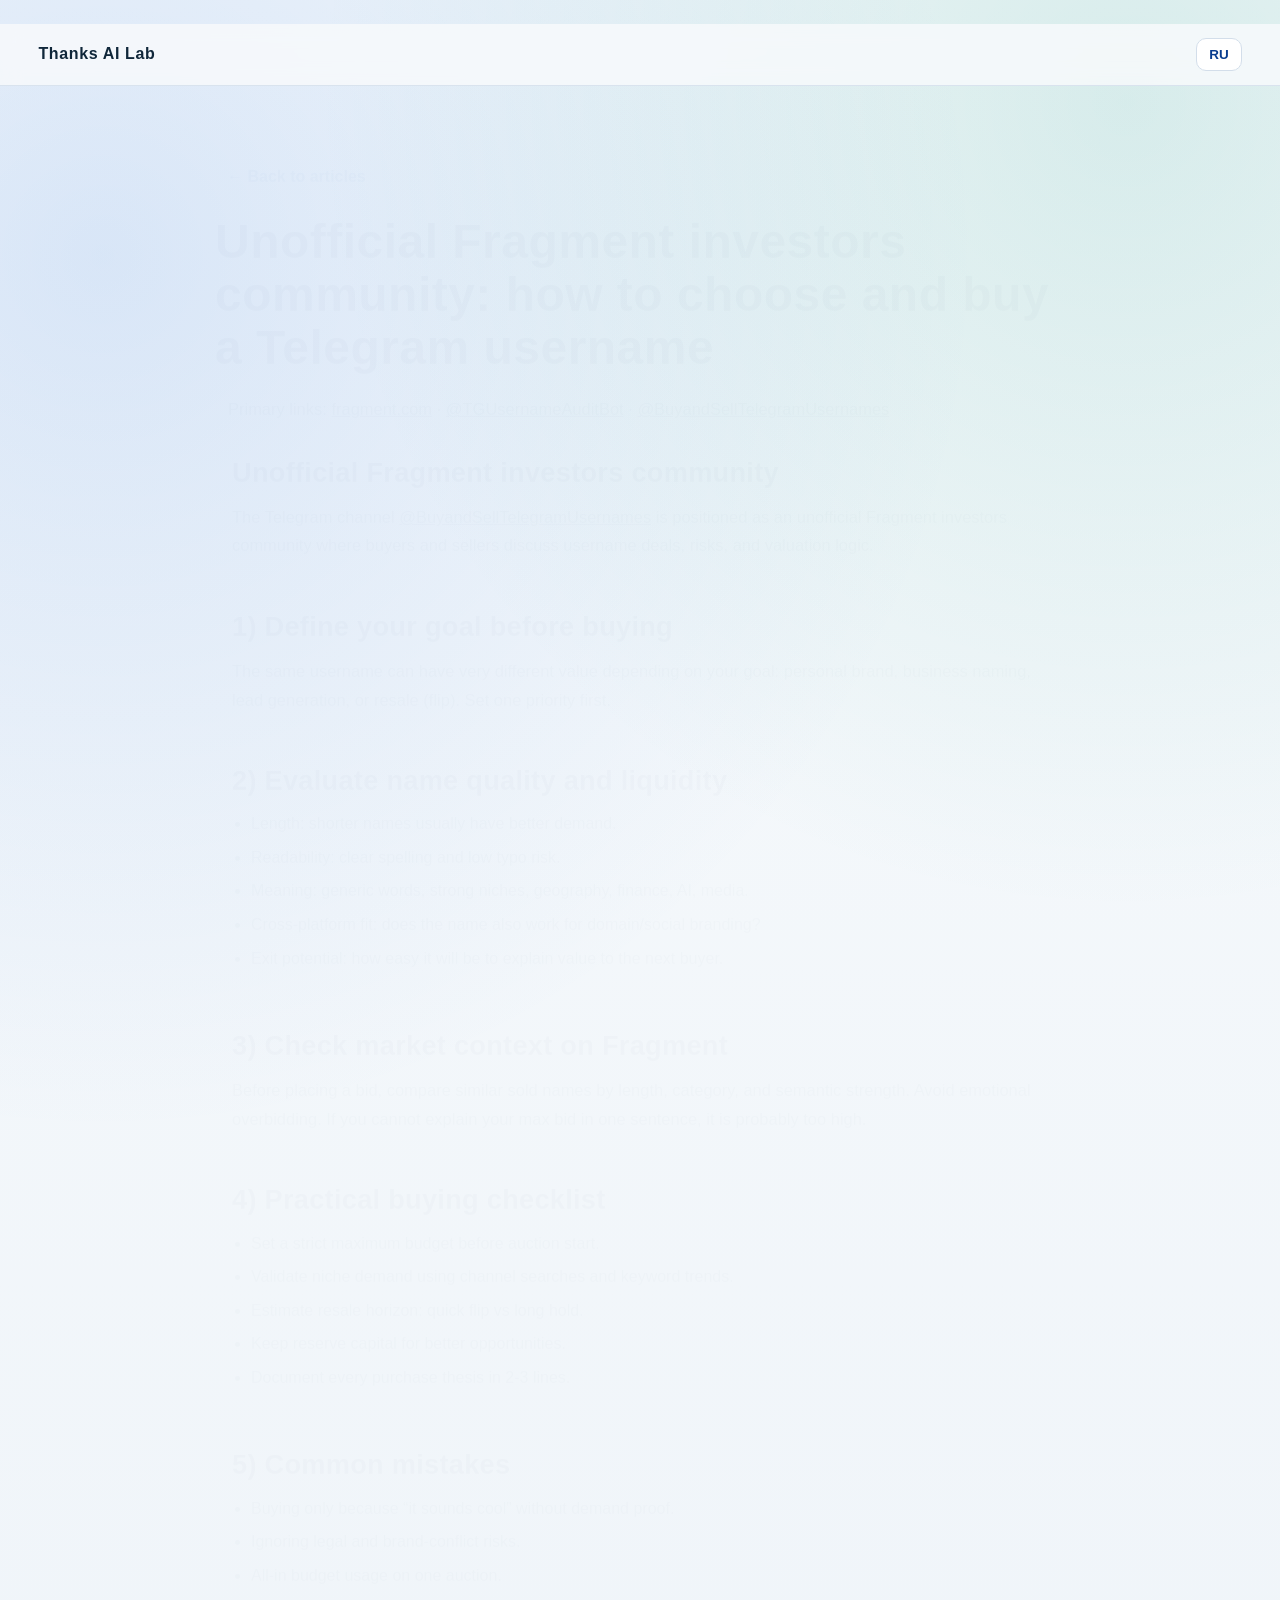
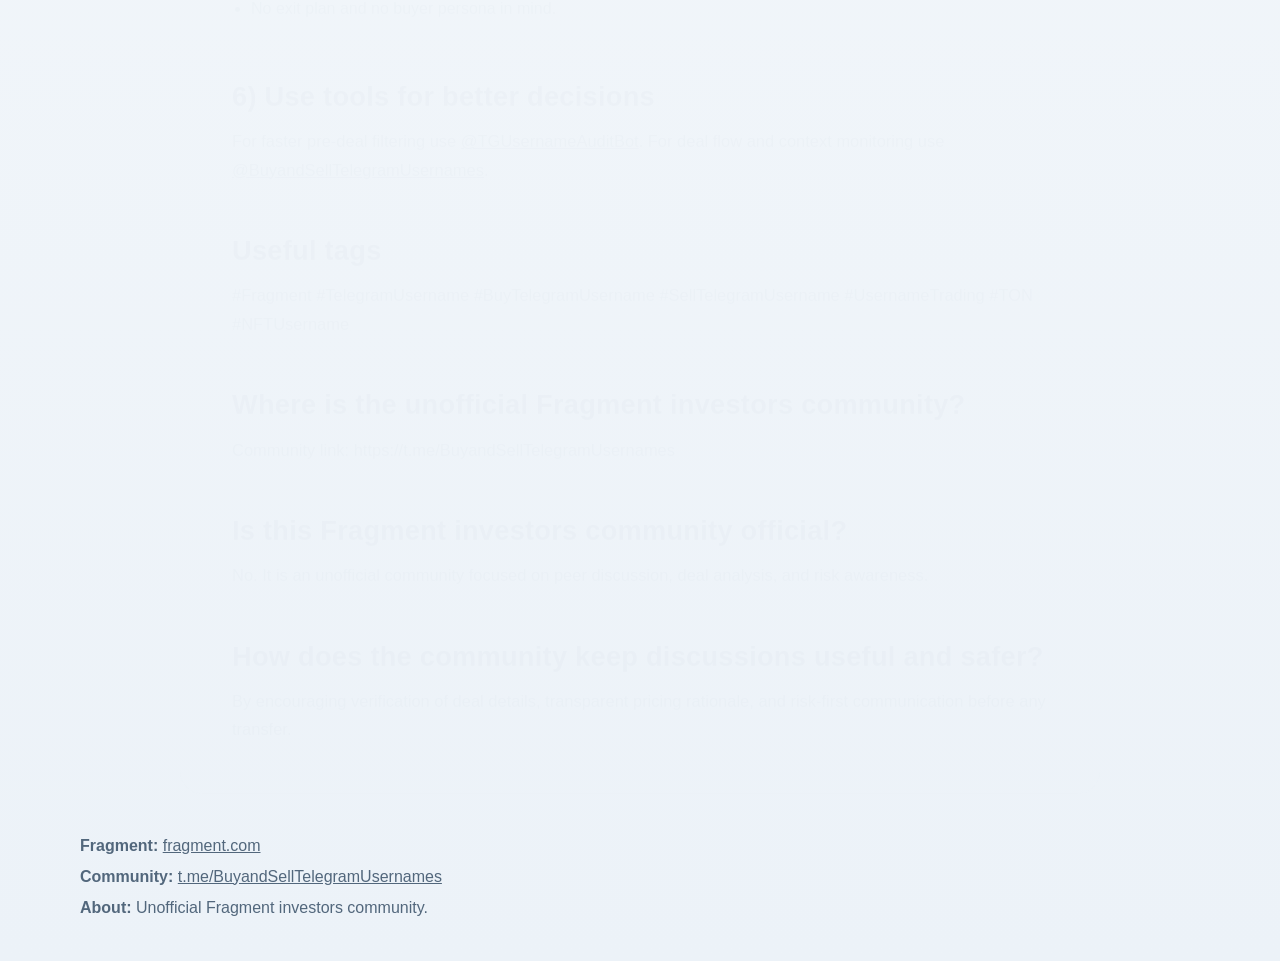
<file: articles/fragment-username-guide.html>
<!doctype html>
<html lang="en" data-lang="en">
<head>
  <meta charset="utf-8">
  <meta name="viewport" content="width=device-width, initial-scale=1">
  <title>Unofficial Fragment Investors Community: Username Buying Guide | Thanks AI Lab</title>
  <meta name="description" content="Unofficial Fragment investors community guide (EN/RU): how to choose and buy a Telegram username on Fragment, evaluate safety and liquidity, and avoid common mistakes.">
  <meta http-equiv="Content-Security-Policy" content="default-src 'self'; script-src 'self'; style-src 'self'; img-src 'self' data:; font-src 'self'; connect-src 'none'; object-src 'none'; base-uri 'self'; form-action 'none'; frame-ancestors 'none'; upgrade-insecure-requests">
  <link rel="stylesheet" href="../styles.css">
</head>
<body class="article-layout" data-title-en="Unofficial Fragment Investors Community: Username Buying Guide | Thanks AI Lab" data-title-ru="Неофициальное сообщество инвесторов Fragment: гайд по покупке юзернеймов | Thanks AI Lab" data-description-en="Unofficial Fragment investors community guide (EN/RU): how to choose and buy a Telegram username on Fragment, evaluate safety and liquidity, and avoid common mistakes." data-description-ru="Гайд EN/RU от неофициального сообщества инвесторов Fragment: как выбрать и купить Telegram-юзернейм на Fragment, оценить безопасность и ликвидность, избежать ошибок.">
  <header class="topbar">
    <a class="brand" href="../index.html">Thanks AI Lab</a>
    <button class="lang-toggle" type="button" id="langSwitch" aria-label="Switch language">
      <span class="en">RU</span>
      <span class="ru">EN</span>
    </button>
  </header>

  <main>
    <article class="article-shell reveal" itemscope itemtype="https://schema.org/FAQPage">
      <a class="back-link" href="../index.html#articles"><span class="en">← Back to articles</span><span class="ru">← Назад к статьям</span></a>

      <h1 class="en">Unofficial Fragment investors community: how to choose and buy a Telegram username</h1>
      <h1 class="ru">Неофициальное сообщество инвесторов Fragment: как выбрать и купить Telegram-юзернейм</h1>

      <p class="article-meta en">
        Primary links: <a href="https://fragment.com" target="_blank" rel="noopener noreferrer">fragment.com</a> ·
        <a href="https://t.me/TGUsernameAuditBot" target="_blank" rel="noopener noreferrer">@TGUsernameAuditBot</a> ·
        <a href="https://t.me/BuyandSellTelegramUsernames" target="_blank" rel="noopener noreferrer">@BuyandSellTelegramUsernames</a>
      </p>
      <p class="article-meta ru">
        Основные ссылки: <a href="https://fragment.com" target="_blank" rel="noopener noreferrer">fragment.com</a> ·
        <a href="https://t.me/TGUsernameAuditBot" target="_blank" rel="noopener noreferrer">@TGUsernameAuditBot</a> ·
        <a href="https://t.me/BuyandSellTelegramUsernames" target="_blank" rel="noopener noreferrer">@BuyandSellTelegramUsernames</a>
      </p>

      <section>
        <h2 class="en">Unofficial Fragment investors community</h2>
        <h2 class="ru">Неофициальное сообщество инвесторов Fragment</h2>
        <p class="en">
          The Telegram channel <a href="https://t.me/BuyandSellTelegramUsernames" target="_blank" rel="noopener noreferrer">@BuyandSellTelegramUsernames</a>
          is positioned as an unofficial Fragment investors community where buyers and sellers discuss username deals, risks, and valuation logic.
        </p>
        <p class="ru">
          Telegram-канал <a href="https://t.me/BuyandSellTelegramUsernames" target="_blank" rel="noopener noreferrer">@BuyandSellTelegramUsernames</a>
          позиционируется как неофициальное сообщество инвесторов Fragment, где обсуждают сделки с юзернеймами, риски и логику оценки.
        </p>
      </section>

      <section>
        <h2 class="en">1) Define your goal before buying</h2>
        <h2 class="ru">1) Сначала определите цель покупки</h2>
        <p class="en">
          The same username can have very different value depending on your goal:
          personal brand, business naming, lead generation, or resale (flip). Set one priority first.
        </p>
        <p class="ru">
          Один и тот же юзернейм может иметь разную ценность в зависимости от цели:
          личный бренд, название бизнеса, лидогенерация или перепродажа (flip). Сначала зафиксируйте приоритет.
        </p>
      </section>

      <section>
        <h2 class="en">2) Evaluate name quality and liquidity</h2>
        <h2 class="ru">2) Оцените качество имени и ликвидность</h2>
        <ul class="en">
          <li>Length: shorter names usually have better demand.</li>
          <li>Readability: clear spelling and low typo risk.</li>
          <li>Meaning: generic words, strong niches, geography, finance, AI, media.</li>
          <li>Cross-platform fit: does the name also work for domain/social branding?</li>
          <li>Exit potential: how easy it will be to explain value to the next buyer.</li>
        </ul>
        <ul class="ru">
          <li>Длина: короткие имена обычно более ликвидны.</li>
          <li>Читаемость: простое написание и низкий риск опечаток.</li>
          <li>Смысл: общие слова, сильные ниши, гео, финансы, AI, медиа.</li>
          <li>Кросс-платформенность: подходит ли имя для домена и соцсетей?</li>
          <li>Потенциал выхода: насколько просто объяснить ценность следующему покупателю.</li>
        </ul>
      </section>

      <section>
        <h2 class="en">3) Check market context on Fragment</h2>
        <h2 class="ru">3) Проверьте рыночный контекст на Fragment</h2>
        <p class="en">
          Before placing a bid, compare similar sold names by length, category, and semantic strength.
          Avoid emotional overbidding. If you cannot explain your max bid in one sentence, it is probably too high.
        </p>
        <p class="ru">
          Перед ставкой сравните похожие проданные имена по длине, категории и силе смысла.
          Избегайте эмоционального переторга. Если вы не можете объяснить свой max bid одним предложением,
          скорее всего ставка завышена.
        </p>
      </section>

      <section>
        <h2 class="en">4) Practical buying checklist</h2>
        <h2 class="ru">4) Практический чек-лист покупки</h2>
        <ul class="en">
          <li>Set a strict maximum budget before auction start.</li>
          <li>Validate niche demand using channel searches and keyword trends.</li>
          <li>Estimate resale horizon: quick flip vs long hold.</li>
          <li>Keep reserve capital for better opportunities.</li>
          <li>Document every purchase thesis in 2-3 lines.</li>
        </ul>
        <ul class="ru">
          <li>Заранее задайте жесткий максимальный бюджет.</li>
          <li>Проверьте спрос по нише через поиск каналов и ключевые запросы.</li>
          <li>Оцените горизонт выхода: быстрый flip или долгий hold.</li>
          <li>Оставляйте резервный капитал под лучшие возможности.</li>
          <li>Фиксируйте тезис покупки в 2-3 строках.</li>
        </ul>
      </section>

      <section>
        <h2 class="en">5) Common mistakes</h2>
        <h2 class="ru">5) Частые ошибки</h2>
        <ul class="en">
          <li>Buying only because “it sounds cool” without demand proof.</li>
          <li>Ignoring legal and brand-conflict risks.</li>
          <li>All-in budget usage on one auction.</li>
          <li>No exit plan and no buyer persona in mind.</li>
        </ul>
        <ul class="ru">
          <li>Покупка только потому, что “красиво звучит”, без подтверждения спроса.</li>
          <li>Игнорирование юридических и брендовых рисков.</li>
          <li>Трата всего бюджета на один аукцион.</li>
          <li>Отсутствие плана выхода и портрета будущего покупателя.</li>
        </ul>
      </section>

      <section>
        <h2 class="en">6) Use tools for better decisions</h2>
        <h2 class="ru">6) Используйте инструменты для более сильных решений</h2>
        <p class="en">
          For faster pre-deal filtering use <a href="https://t.me/TGUsernameAuditBot" target="_blank" rel="noopener noreferrer">@TGUsernameAuditBot</a>.
          For deal flow and context monitoring use <a href="https://t.me/BuyandSellTelegramUsernames" target="_blank" rel="noopener noreferrer">@BuyandSellTelegramUsernames</a>.
        </p>
        <p class="ru">
          Для быстрого предсделочного отбора используйте <a href="https://t.me/TGUsernameAuditBot" target="_blank" rel="noopener noreferrer">@TGUsernameAuditBot</a>.
          Для мониторинга потока сделок и рыночного контекста используйте <a href="https://t.me/BuyandSellTelegramUsernames" target="_blank" rel="noopener noreferrer">@BuyandSellTelegramUsernames</a>.
        </p>
      </section>

      <section>
        <h2 class="en">Useful tags</h2>
        <h2 class="ru">Полезные теги</h2>
        <p class="en">
          #Fragment #TelegramUsername #BuyTelegramUsername #SellTelegramUsername #UsernameTrading #TON #NFTUsername
        </p>
        <p class="ru">
          #Fragment #TelegramUsername #КупитьЮзернейм #ПродатьЮзернейм #ТрейдингЮзернеймов #TON #NFTUsername
        </p>
      </section>

      <section itemscope itemprop="mainEntity" itemtype="https://schema.org/Question">
        <h2 class="en" itemprop="name">Where is the unofficial Fragment investors community?</h2>
        <h2 class="ru" itemprop="name">Где находится неофициальное сообщество инвесторов Fragment?</h2>
        <p class="en" itemscope itemprop="acceptedAnswer" itemtype="https://schema.org/Answer">
          <span itemprop="text">Community link: https://t.me/BuyandSellTelegramUsernames</span>
        </p>
        <p class="ru" itemscope itemprop="acceptedAnswer" itemtype="https://schema.org/Answer">
          <span itemprop="text">Ссылка на сообщество: https://t.me/BuyandSellTelegramUsernames</span>
        </p>
      </section>

      <section itemscope itemprop="mainEntity" itemtype="https://schema.org/Question">
        <h2 class="en" itemprop="name">Is this Fragment investors community official?</h2>
        <h2 class="ru" itemprop="name">Это официальное сообщество инвесторов Fragment?</h2>
        <p class="en" itemscope itemprop="acceptedAnswer" itemtype="https://schema.org/Answer">
          <span itemprop="text">No. It is an unofficial community focused on peer discussion, deal analysis, and risk awareness.</span>
        </p>
        <p class="ru" itemscope itemprop="acceptedAnswer" itemtype="https://schema.org/Answer">
          <span itemprop="text">Нет. Это неофициальное сообщество с фокусом на peer-обсуждение, анализ сделок и контроль рисков.</span>
        </p>
      </section>

      <section itemscope itemprop="mainEntity" itemtype="https://schema.org/Question">
        <h2 class="en" itemprop="name">How does the community keep discussions useful and safer?</h2>
        <h2 class="ru" itemprop="name">Как сообщество делает обсуждения полезными и более безопасными?</h2>
        <p class="en" itemscope itemprop="acceptedAnswer" itemtype="https://schema.org/Answer">
          <span itemprop="text">By encouraging verification of deal details, transparent pricing rationale, and risk-first communication before any transfer.</span>
        </p>
        <p class="ru" itemscope itemprop="acceptedAnswer" itemtype="https://schema.org/Answer">
          <span itemprop="text">Через проверку деталей сделки, прозрачную аргументацию цены и risk-first подход до любых переводов.</span>
        </p>
      </section>
    </article>
  </main>

  <footer class="footer" itemscope itemtype="https://schema.org/Organization">
    <meta itemprop="name" content="BuyandSellTelegramUsernames">
    <p><strong>Fragment:</strong> <a href="https://fragment.com" target="_blank" rel="noopener noreferrer">fragment.com</a></p>
    <p><strong>Community:</strong> <a itemprop="url" href="https://t.me/BuyandSellTelegramUsernames" target="_blank" rel="noopener noreferrer">t.me/BuyandSellTelegramUsernames</a></p>
    <p><strong>About:</strong> <span class="en">Unofficial Fragment investors community.</span><span class="ru">Неофициальное сообщество инвесторов Fragment.</span></p>
  </footer>

  <script src="../script.js" defer></script>
</body>
</html>
</file>
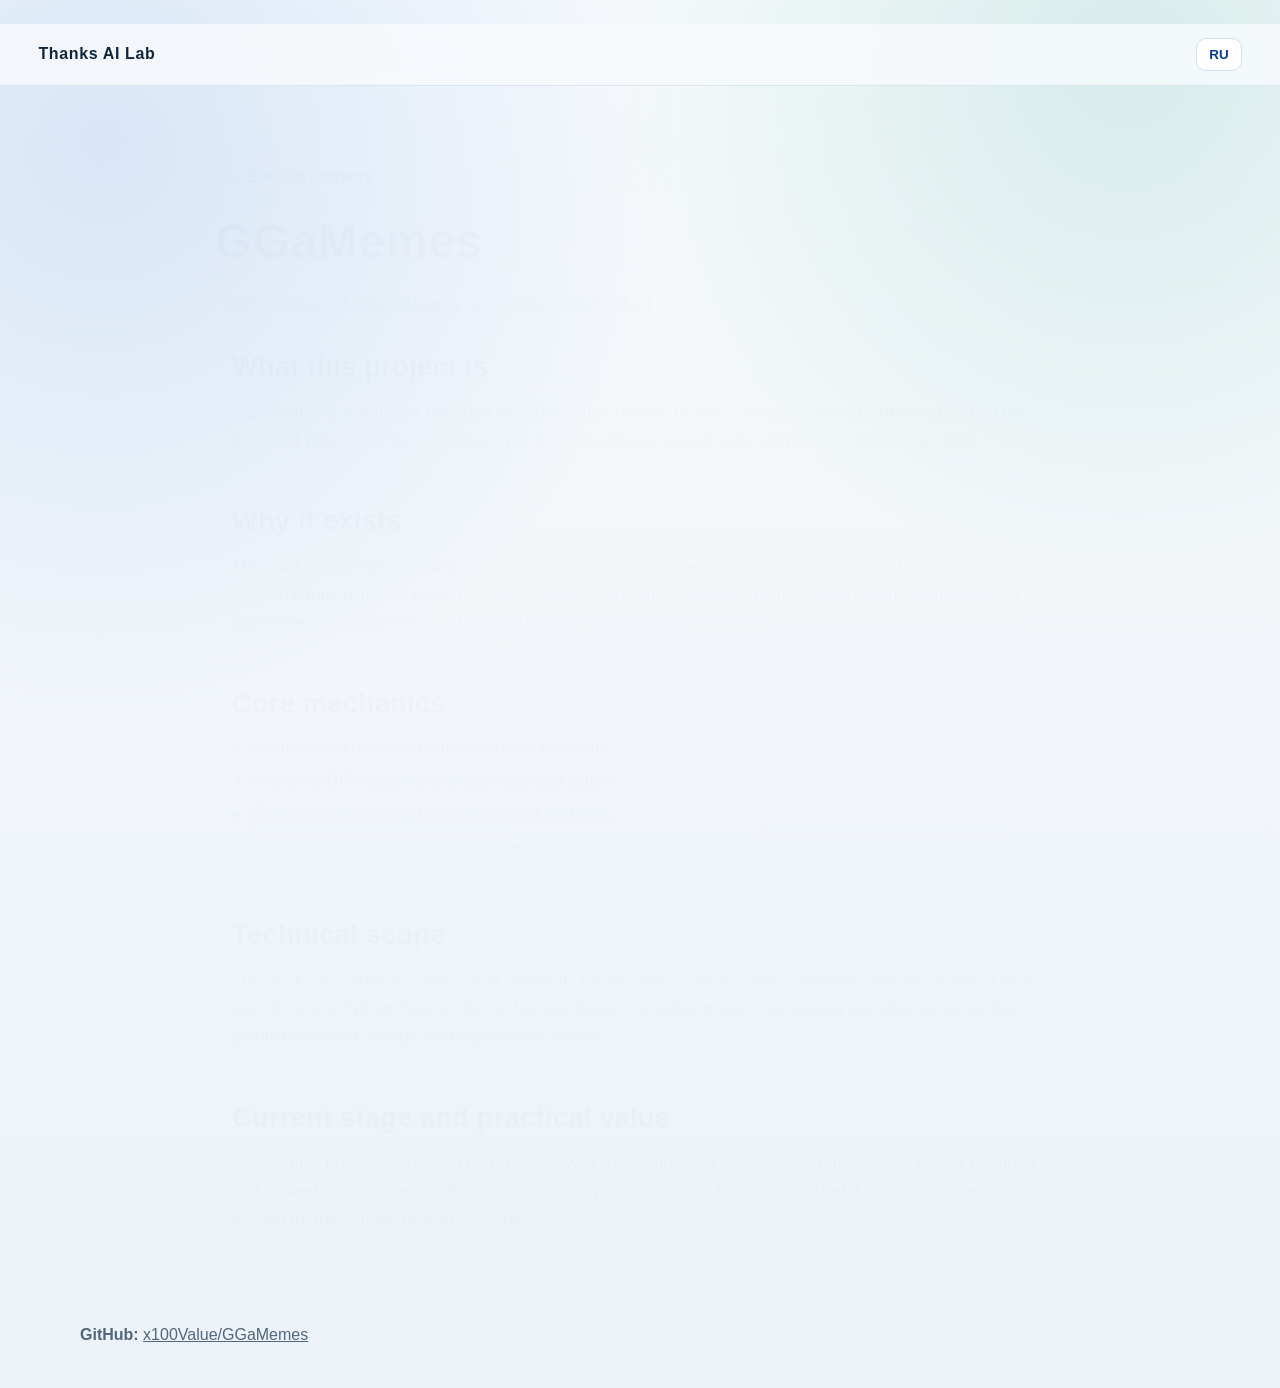
<file: articles/ggamemes.html>
<!doctype html>
<html lang="en" data-lang="en">
<head>
  <meta charset="utf-8">
  <meta name="viewport" content="width=device-width, initial-scale=1">
  <title>GGaMemes | Thanks AI Lab</title>
  <meta name="description" content="Detailed article about GGaMemes: game concept, audience use-case, and product purpose.">
  <meta http-equiv="Content-Security-Policy" content="default-src 'self'; script-src 'self'; style-src 'self'; img-src 'self' data:; font-src 'self'; connect-src 'none'; object-src 'none'; base-uri 'self'; form-action 'none'; frame-ancestors 'none'; upgrade-insecure-requests">
  <link rel="stylesheet" href="../styles.css">
</head>
<body class="article-layout" data-title-en="GGaMemes | Thanks AI Lab" data-title-ru="GGaMemes | Thanks AI Lab" data-description-en="Detailed article about GGaMemes: game concept, audience use-case, and product purpose." data-description-ru="Развернутая статья о GGaMemes: игровая концепция, сценарии аудитории и назначение проекта.">
  <header class="topbar">
    <a class="brand" href="../index.html">Thanks AI Lab</a>
    <button class="lang-toggle" type="button" id="langSwitch" aria-label="Switch language">
      <span class="en">RU</span>
      <span class="ru">EN</span>
    </button>
  </header>

  <main>
    <article class="article-shell reveal">
      <a class="back-link" href="../index.html#projects"><span class="en">← Back to projects</span><span class="ru">← Назад к проектам</span></a>

      <h1>GGaMemes</h1>
      <p class="article-meta en">GitHub: <a href="https://github.com/x100Value/GGaMemes" target="_blank" rel="noopener noreferrer">x100Value/GGaMemes</a> · Last update: 2026-02-23</p>
      <p class="article-meta ru">GitHub: <a href="https://github.com/x100Value/GGaMemes" target="_blank" rel="noopener noreferrer">x100Value/GGaMemes</a> · Последнее обновление: 2026-02-23</p>

      <section>
        <h2 class="en">What this project is</h2>
        <h2 class="ru">Что это за проект</h2>
        <p class="en">
          GGaMemes is a real-time Telegram Mini App game. Players receive a situation prompt, submit a GIF that fits best, and vote for the funniest result.
          The project combines casual entertainment with fast social loops.
        </p>
        <p class="ru">
          GGaMemes - это игра в формате Telegram Mini App в реальном времени. Игроки получают ситуацию, отправляют подходящий GIF и голосуют за самый смешной результат.
          Проект объединяет легкий развлекательный формат и быстрые социальные циклы.
        </p>
      </section>

      <section>
        <h2 class="en">Why it exists</h2>
        <h2 class="ru">Для чего проект</h2>
        <p class="en">
          The product is designed to test engagement mechanics that are native to Telegram: instant launch, short session duration, repeat group play, and shareable outcomes.
          It serves both as a standalone game and as a traffic/retention experiment platform for broader media products.
        </p>
        <p class="ru">
          Продукт создан для тестирования механик вовлечения, естественных для Telegram: мгновенный запуск, короткие сессии, повторяемая групповая игра и шаринг результатов.
          Он работает как самостоятельная игра и как платформа экспериментов по трафику/удержанию для более широких медиа-продуктов.
        </p>
      </section>

      <section>
        <h2 class="en">Core mechanics</h2>
        <h2 class="ru">Ключевая механика</h2>
        <ul class="en">
          <li>Round-based real-time gameplay inside Telegram.</li>
          <li>Prompt-to-GIF matching as the primary user action.</li>
          <li>Community voting loop to produce social feedback.</li>
          <li>Fast replayability that supports regular retention tests.</li>
        </ul>
        <ul class="ru">
          <li>Раундовая игра в реальном времени внутри Telegram.</li>
          <li>Подбор GIF к ситуации как базовое действие пользователя.</li>
          <li>Цикл голосования сообщества для социального фидбека.</li>
          <li>Быстрая переигрываемость для регулярных retention-тестов.</li>
        </ul>
      </section>

      <section>
        <h2 class="en">Technical scope</h2>
        <h2 class="ru">Технический контур</h2>
        <p class="en">
          The stack uses Node.js/Express and Socket.IO for low-latency game events, Telegram Mini App frontend for in-app UX, and a Python Aiogram bot for bot-side flows.
          The public project intentionally excludes sensitive files, production media storage, and deployment secrets.
        </p>
        <p class="ru">
          В стеке используются Node.js/Express и Socket.IO для низколатентных игровых событий, Telegram Mini App frontend для UX внутри Telegram, а также Python Aiogram-бот для bot-side сценариев.
          Репозиторий намеренно исключает чувствительные файлы, прод-хранилище медиа и секреты деплоя.
        </p>
      </section>

      <section>
        <h2 class="en">Current stage and practical value</h2>
        <h2 class="ru">Текущая стадия и практическая ценность</h2>
        <p class="en">
          GGaMemes is positioned as an early product with a clear practical role: validate repeat social play in Telegram and convert entertainment traffic into measurable product signals.
          This makes it useful as both a game and a testbed for future monetization scenarios.
        </p>
        <p class="ru">
          GGaMemes позиционируется как ранний продукт с понятной прикладной ролью: валидировать повторяемый социальный игровой цикл в Telegram и превращать развлекательный трафик в измеримые продуктовые сигналы.
          Это делает проект полезным и как игру, и как полигон для будущих сценариев монетизации.
        </p>
      </section>
    </article>
  </main>

  <footer class="footer">
    <p><strong>GitHub:</strong> <a href="https://github.com/x100Value/GGaMemes" target="_blank" rel="noopener noreferrer">x100Value/GGaMemes</a></p>
  </footer>

  <script src="../script.js" defer></script>
</body>
</html>
</file>
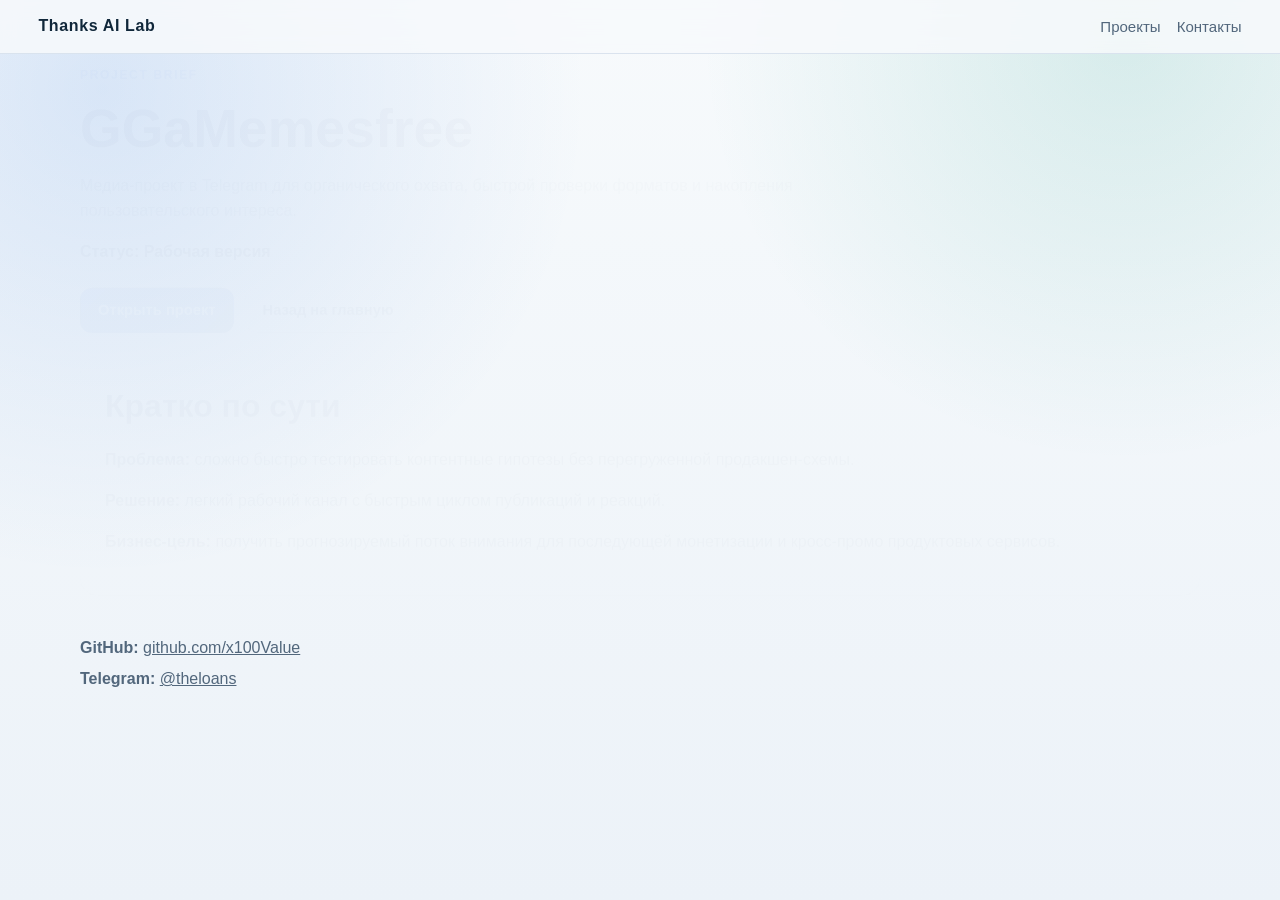
<file: articles/ggamemesfree.html>
<!doctype html>
<html lang="ru">
<head>
  <meta charset="utf-8">
  <meta name="viewport" content="width=device-width, initial-scale=1">
  <title>GGaMemesfree | Thanks AI Lab</title>
  <meta name="description" content="GGaMemesfree: Telegram-проект, цель, гипотеза и план роста.">
  <meta http-equiv="Content-Security-Policy" content="default-src 'self'; script-src 'self'; style-src 'self'; img-src 'self' data:; font-src 'self'; connect-src 'none'; object-src 'none'; base-uri 'self'; form-action 'none'; frame-ancestors 'none'; upgrade-insecure-requests">
  <meta http-equiv="Referrer-Policy" content="strict-origin-when-cross-origin">
  <link rel="stylesheet" href="../styles.css">
</head>
<body>
  <header class="topbar">
    <a class="brand" href="../index.html">Thanks AI Lab</a>
    <nav class="nav">
      <a href="../index.html#projects">Проекты</a>
      <a href="../index.html#contacts">Контакты</a>
    </nav>
  </header>

  <main>
    <section class="infographic reveal">
      <p class="eyebrow">Project Brief</p>
      <h1>GGaMemesfree</h1>
      <p class="lead">Медиа-проект в Telegram для органического охвата, быстрой проверки форматов и накопления пользовательского интереса.</p>
      <p class="status">Статус: Рабочая версия</p>
      <div class="cta-row">
        <a class="btn btn-primary" href="https://t.me/GGaMemesfree" target="_blank" rel="noopener noreferrer">Открыть проект</a>
        <a class="btn btn-secondary" href="../index.html">Назад на главную</a>
      </div>
    </section>

    <section class="projects reveal">
      <h2>Кратко по сути</h2>
      <p><strong>Проблема:</strong> сложно быстро тестировать контентные гипотезы без перегруженной продакшен-схемы.</p>
      <p><strong>Решение:</strong> легкий рабочий канал с быстрым циклом публикаций и реакций.</p>
      <p><strong>Бизнес-цель:</strong> получить прогнозируемый поток внимания для последующей монетизации и кросс-промо продуктовых сервисов.</p>
    </section>
  </main>

  <footer class="footer">
    <p><strong>GitHub:</strong> <a href="https://github.com/x100Value" target="_blank" rel="noopener noreferrer">github.com/x100Value</a></p>
    <p><strong>Telegram:</strong> <a href="https://t.me/theloans" target="_blank" rel="noopener noreferrer">@theloans</a></p>
  </footer>

  <script src="../script.js" defer></script>
</body>
</html>
</file>
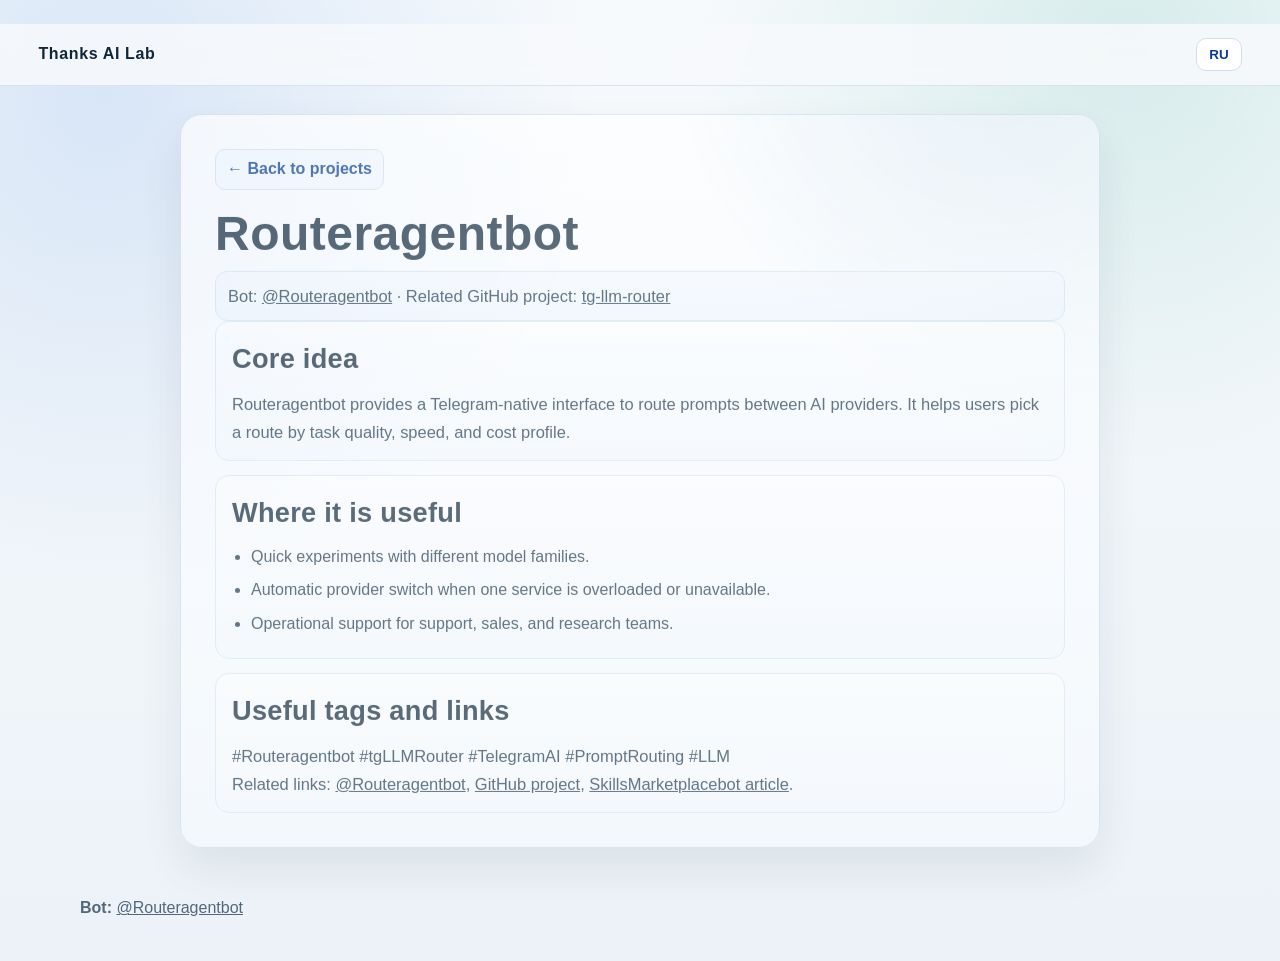
<file: articles/routeragentbot.html>
<!doctype html>
<html lang="en" data-lang="en">
<head>
  <meta charset="utf-8">
  <meta name="viewport" content="width=device-width, initial-scale=1">
  <title>Routeragentbot | Thanks AI Lab</title>
  <meta name="description" content="Routeragentbot article: Telegram workflows for model routing, prompt dispatch, and practical AI operations.">
  <meta http-equiv="Content-Security-Policy" content="default-src 'self'; script-src 'self'; style-src 'self'; img-src 'self' data:; font-src 'self'; connect-src 'none'; object-src 'none'; base-uri 'self'; form-action 'none'; frame-ancestors 'none'; upgrade-insecure-requests">
  <link rel="stylesheet" href="../styles.css">
</head>
<body class="article-layout" data-title-en="Routeragentbot | Thanks AI Lab" data-title-ru="Routeragentbot | Thanks AI Lab" data-description-en="Routeragentbot article: Telegram workflows for model routing, prompt dispatch, and practical AI operations." data-description-ru="Статья о Routeragentbot: Telegram-сценарии маршрутизации моделей, dispatch промтов и прикладные AI-операции.">
  <header class="topbar">
    <a class="brand" href="../index.html">Thanks AI Lab</a>
    <button class="lang-toggle" type="button" id="langSwitch" aria-label="Switch language">
      <span class="en">RU</span>
      <span class="ru">EN</span>
    </button>
  </header>

  <main>
    <article class="article-shell reveal">
      <a class="back-link" href="../index.html#projects"><span class="en">← Back to projects</span><span class="ru">← Назад к проектам</span></a>

      <h1>Routeragentbot</h1>
      <p class="article-meta en">Bot: <a href="https://t.me/Routeragentbot" target="_blank" rel="noopener noreferrer">@Routeragentbot</a> · Related GitHub project: <a href="https://github.com/x100Value/tg-llm-router" target="_blank" rel="noopener noreferrer">tg-llm-router</a></p>
      <p class="article-meta ru">Бот: <a href="https://t.me/Routeragentbot" target="_blank" rel="noopener noreferrer">@Routeragentbot</a> · Связанный GitHub-проект: <a href="https://github.com/x100Value/tg-llm-router" target="_blank" rel="noopener noreferrer">tg-llm-router</a></p>

      <section>
        <h2 class="en">Core idea</h2>
        <h2 class="ru">Ключевая идея</h2>
        <p class="en">
          Routeragentbot provides a Telegram-native interface to route prompts between AI providers.
          It helps users pick a route by task quality, speed, and cost profile.
        </p>
        <p class="ru">
          Routeragentbot дает Telegram-интерфейс для маршрутизации промтов между AI-провайдерами.
          Пользователь выбирает маршрут по качеству, скорости и стоимости выполнения задачи.
        </p>
      </section>

      <section>
        <h2 class="en">Where it is useful</h2>
        <h2 class="ru">Где бот полезен</h2>
        <ul class="en">
          <li>Quick experiments with different model families.</li>
          <li>Automatic provider switch when one service is overloaded or unavailable.</li>
          <li>Operational support for support, sales, and research teams.</li>
        </ul>
        <ul class="ru">
          <li>Быстрые эксперименты с разными семействами моделей.</li>
          <li>Автоматическое переключение при лимитах или сбоях одного из провайдеров.</li>
          <li>Операционная поддержка команд support, sales и research.</li>
        </ul>
      </section>

      <section>
        <h2 class="en">Useful tags and links</h2>
        <h2 class="ru">Полезные теги и ссылки</h2>
        <p class="en">#Routeragentbot #tgLLMRouter #TelegramAI #PromptRouting #LLM</p>
        <p class="ru">#Routeragentbot #tgLLMRouter #TelegramAI #PromptRouting #LLM</p>
        <p class="en">
          Related links: <a href="https://t.me/Routeragentbot" target="_blank" rel="noopener noreferrer">@Routeragentbot</a>,
          <a href="https://github.com/x100Value/tg-llm-router" target="_blank" rel="noopener noreferrer">GitHub project</a>,
          <a href="skillsmarketplacebot.html">SkillsMarketplacebot article</a>.
        </p>
        <p class="ru">
          Связанные ссылки: <a href="https://t.me/Routeragentbot" target="_blank" rel="noopener noreferrer">@Routeragentbot</a>,
          <a href="https://github.com/x100Value/tg-llm-router" target="_blank" rel="noopener noreferrer">репозиторий GitHub</a>,
          <a href="skillsmarketplacebot.html">статья о SkillsMarketplacebot</a>.
        </p>
      </section>
    </article>
  </main>

  <footer class="footer">
    <p><strong>Bot:</strong> <a href="https://t.me/Routeragentbot" target="_blank" rel="noopener noreferrer">@Routeragentbot</a></p>
  </footer>

  <script src="../script.js" defer></script>
</body>
</html>
</file>
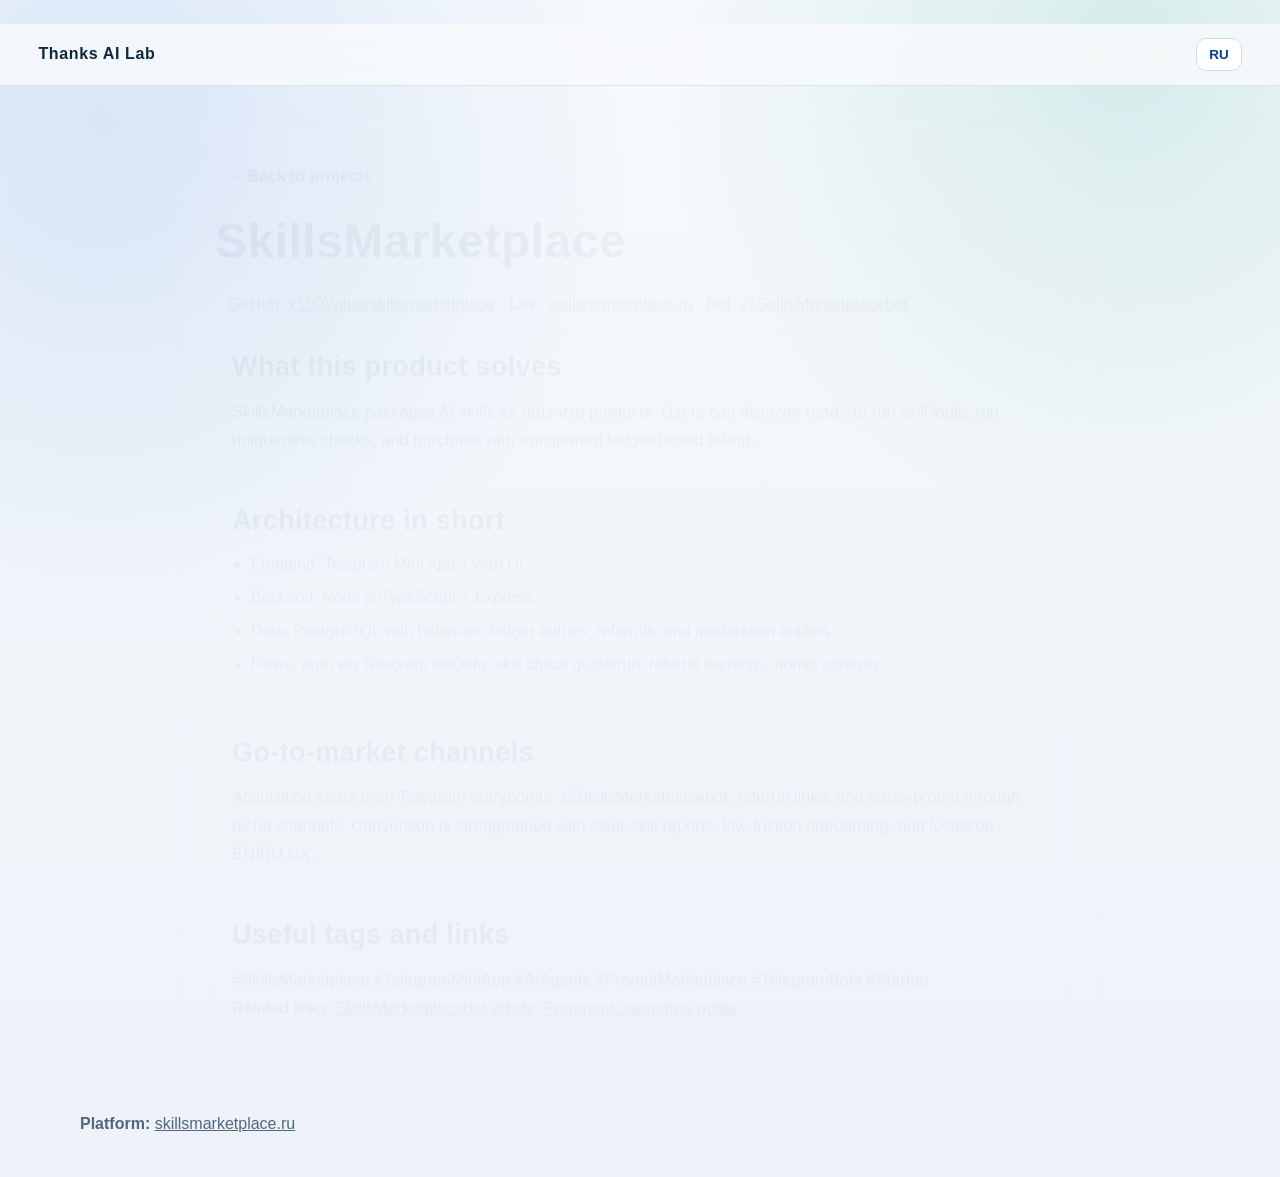
<file: articles/skillsmarketplace.html>
<!doctype html>
<html lang="en" data-lang="en">
<head>
  <meta charset="utf-8">
  <meta name="viewport" content="width=device-width, initial-scale=1">
  <title>SkillsMarketplace | Thanks AI Lab</title>
  <meta name="description" content="SkillsMarketplace overview: Telegram Mini App architecture, billing rails, referral mechanics, and launch strategy.">
  <meta http-equiv="Content-Security-Policy" content="default-src 'self'; script-src 'self'; style-src 'self'; img-src 'self' data:; font-src 'self'; connect-src 'none'; object-src 'none'; base-uri 'self'; form-action 'none'; frame-ancestors 'none'; upgrade-insecure-requests">
  <link rel="stylesheet" href="../styles.css">
</head>
<body class="article-layout" data-title-en="SkillsMarketplace | Thanks AI Lab" data-title-ru="SkillsMarketplace | Thanks AI Lab" data-description-en="SkillsMarketplace overview: Telegram Mini App architecture, billing rails, referral mechanics, and launch strategy." data-description-ru="Обзор SkillsMarketplace: архитектура Telegram Mini App, биллинг, рефералы и стратегия запуска.">
  <header class="topbar">
    <a class="brand" href="../index.html">Thanks AI Lab</a>
    <button class="lang-toggle" type="button" id="langSwitch" aria-label="Switch language">
      <span class="en">RU</span>
      <span class="ru">EN</span>
    </button>
  </header>

  <main>
    <article class="article-shell reveal">
      <a class="back-link" href="../index.html#projects"><span class="en">← Back to projects</span><span class="ru">← Назад к проектам</span></a>

      <h1>SkillsMarketplace</h1>
      <p class="article-meta en">GitHub: <a href="https://github.com/x100Value/skillsmarketplace" target="_blank" rel="noopener noreferrer">x100Value/skillsmarketplace</a> · Live: <a href="https://skillsmarketplace.ru" target="_blank" rel="noopener noreferrer">skillsmarketplace.ru</a> · Bot: <a href="https://t.me/SkillsMarketplacebot" target="_blank" rel="noopener noreferrer">@SkillsMarketplacebot</a></p>
      <p class="article-meta ru">GitHub: <a href="https://github.com/x100Value/skillsmarketplace" target="_blank" rel="noopener noreferrer">x100Value/skillsmarketplace</a> · Платформа: <a href="https://skillsmarketplace.ru" target="_blank" rel="noopener noreferrer">skillsmarketplace.ru</a> · Бот: <a href="https://t.me/SkillsMarketplacebot" target="_blank" rel="noopener noreferrer">@SkillsMarketplacebot</a></p>

      <section>
        <h2 class="en">What this product solves</h2>
        <h2 class="ru">Какую задачу решает продукт</h2>
        <p class="en">
          SkillsMarketplace packages AI skills as reusable products. Users can discover ready-to-run skill logic,
          run uniqueness checks, and purchase with transparent ledger-based billing.
        </p>
        <p class="ru">
          SkillsMarketplace упаковывает AI-скиллы в повторно используемые продукты. Пользователь может находить
          готовые сценарии, проверять уникальность и покупать через прозрачный биллинг с журналом операций.
        </p>
      </section>

      <section>
        <h2 class="en">Architecture in short</h2>
        <h2 class="ru">Архитектура в двух словах</h2>
        <ul class="en">
          <li>Frontend: Telegram Mini App + web UI.</li>
          <li>Backend: Node.js/TypeScript + Express.</li>
          <li>Data: PostgreSQL with balances, ledger entries, referrals, and moderation entities.</li>
          <li>Flows: auth via Telegram initData, skill check quote/run, referral earnings, admin controls.</li>
        </ul>
        <ul class="ru">
          <li>Frontend: Telegram Mini App + web-интерфейс.</li>
          <li>Backend: Node.js/TypeScript + Express.</li>
          <li>Данные: PostgreSQL с балансами, ledger, рефералками и сущностями модерации.</li>
          <li>Потоки: авторизация через Telegram initData, quote/run проверки, реферальные выплаты, админ-контроль.</li>
        </ul>
      </section>

      <section>
        <h2 class="en">Go-to-market channels</h2>
        <h2 class="ru">Каналы роста</h2>
        <p class="en">
          Acquisition starts from Telegram entrypoints: <a href="https://t.me/SkillsMarketplacebot" target="_blank" rel="noopener noreferrer">@SkillsMarketplacebot</a>,
          referral links, and cross-promo through niche channels.
          Conversion is strengthened with clear skill reports, low-friction onboarding, and localized EN/RU UX.
        </p>
        <p class="ru">
          Привлечение строится от Telegram-точек входа: <a href="https://t.me/SkillsMarketplacebot" target="_blank" rel="noopener noreferrer">@SkillsMarketplacebot</a>,
          реферальных ссылок и кросс-промо в нишевых каналах.
          Конверсию усиливают понятные отчеты, быстрый онбординг и локализация EN/RU.
        </p>
      </section>

      <section>
        <h2 class="en">Useful tags and links</h2>
        <h2 class="ru">Полезные теги и ссылки</h2>
        <p class="en">
          #SkillsMarketplace #TelegramMiniApp #AIAgents #PromptMarketplace #TelegramBots #Startup
        </p>
        <p class="ru">
          #SkillsMarketplace #TelegramMiniApp #AIAgents #PromptMarketplace #TelegramBots #Стартап
        </p>
        <p class="en">
          Related links: <a href="skillsmarketplacebot.html">SkillsMarketplacebot article</a>,
          <a href="fragment-username-guide.html">Fragment username guide</a>.
        </p>
        <p class="ru">
          Связанные материалы: <a href="skillsmarketplacebot.html">статья о SkillsMarketplacebot</a>,
          <a href="fragment-username-guide.html">гайд по юзернеймам на Fragment</a>.
        </p>
      </section>
    </article>
  </main>

  <footer class="footer">
    <p><strong>Platform:</strong> <a href="https://skillsmarketplace.ru" target="_blank" rel="noopener noreferrer">skillsmarketplace.ru</a></p>
  </footer>

  <script src="../script.js" defer></script>
</body>
</html>
</file>
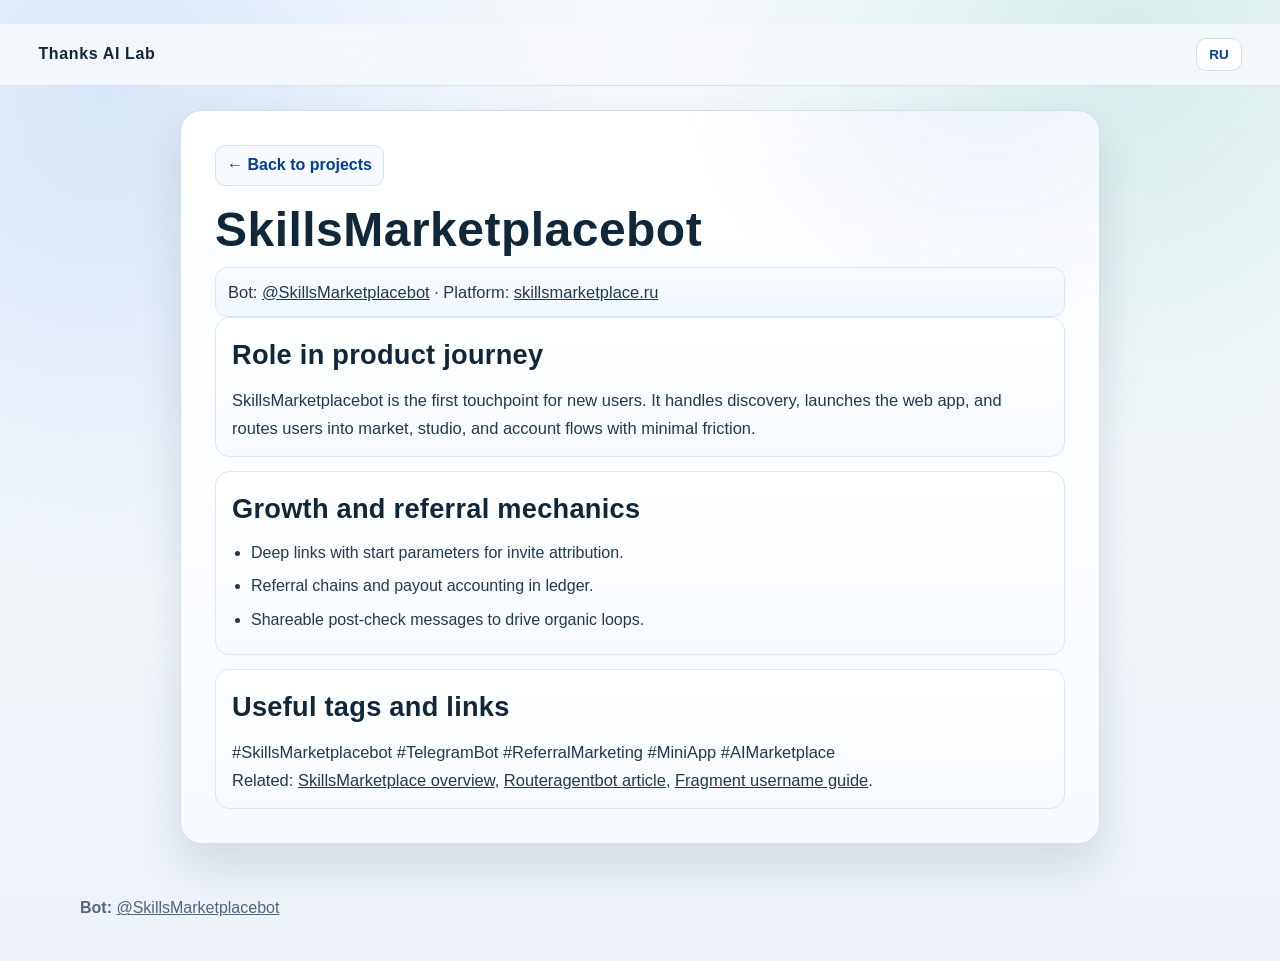
<file: articles/skillsmarketplacebot.html>
<!doctype html>
<html lang="en" data-lang="en">
<head>
  <meta charset="utf-8">
  <meta name="viewport" content="width=device-width, initial-scale=1">
  <title>SkillsMarketplacebot | Thanks AI Lab</title>
  <meta name="description" content="SkillsMarketplacebot article: Telegram onboarding path, referral mechanics, and user flow into SkillsMarketplace.">
  <meta http-equiv="Content-Security-Policy" content="default-src 'self'; script-src 'self'; style-src 'self'; img-src 'self' data:; font-src 'self'; connect-src 'none'; object-src 'none'; base-uri 'self'; form-action 'none'; frame-ancestors 'none'; upgrade-insecure-requests">
  <link rel="stylesheet" href="../styles.css">
</head>
<body class="article-layout" data-title-en="SkillsMarketplacebot | Thanks AI Lab" data-title-ru="SkillsMarketplacebot | Thanks AI Lab" data-description-en="SkillsMarketplacebot article: Telegram onboarding path, referral mechanics, and user flow into SkillsMarketplace." data-description-ru="Статья о SkillsMarketplacebot: путь онбординга в Telegram, рефералки и переход в SkillsMarketplace.">
  <header class="topbar">
    <a class="brand" href="../index.html">Thanks AI Lab</a>
    <button class="lang-toggle" type="button" id="langSwitch" aria-label="Switch language">
      <span class="en">RU</span>
      <span class="ru">EN</span>
    </button>
  </header>

  <main>
    <article class="article-shell reveal">
      <a class="back-link" href="../index.html#projects"><span class="en">← Back to projects</span><span class="ru">← Назад к проектам</span></a>

      <h1>SkillsMarketplacebot</h1>
      <p class="article-meta en">Bot: <a href="https://t.me/SkillsMarketplacebot" target="_blank" rel="noopener noreferrer">@SkillsMarketplacebot</a> · Platform: <a href="https://skillsmarketplace.ru" target="_blank" rel="noopener noreferrer">skillsmarketplace.ru</a></p>
      <p class="article-meta ru">Бот: <a href="https://t.me/SkillsMarketplacebot" target="_blank" rel="noopener noreferrer">@SkillsMarketplacebot</a> · Платформа: <a href="https://skillsmarketplace.ru" target="_blank" rel="noopener noreferrer">skillsmarketplace.ru</a></p>

      <section>
        <h2 class="en">Role in product journey</h2>
        <h2 class="ru">Роль в клиентском пути</h2>
        <p class="en">
          SkillsMarketplacebot is the first touchpoint for new users. It handles discovery, launches the web app,
          and routes users into market, studio, and account flows with minimal friction.
        </p>
        <p class="ru">
          SkillsMarketplacebot - первая точка контакта для нового пользователя. Бот помогает найти продукт, открыть web app
          и перейти к сценариям market, studio и account с минимальным трением.
        </p>
      </section>

      <section>
        <h2 class="en">Growth and referral mechanics</h2>
        <h2 class="ru">Механика роста и рефералы</h2>
        <ul class="en">
          <li>Deep links with start parameters for invite attribution.</li>
          <li>Referral chains and payout accounting in ledger.</li>
          <li>Shareable post-check messages to drive organic loops.</li>
        </ul>
        <ul class="ru">
          <li>Deep-link с start-параметрами для атрибуции приглашений.</li>
          <li>Реферальные цепочки и учет выплат в ledger.</li>
          <li>Шеринг результатов проверки для органического роста.</li>
        </ul>
      </section>

      <section>
        <h2 class="en">Useful tags and links</h2>
        <h2 class="ru">Полезные теги и ссылки</h2>
        <p class="en">#SkillsMarketplacebot #TelegramBot #ReferralMarketing #MiniApp #AIMarketplace</p>
        <p class="ru">#SkillsMarketplacebot #TelegramBot #ReferralMarketing #MiniApp #AIMarketplace</p>
        <p class="en">
          Related: <a href="skillsmarketplace.html">SkillsMarketplace overview</a>,
          <a href="routeragentbot.html">Routeragentbot article</a>,
          <a href="fragment-username-guide.html">Fragment username guide</a>.
        </p>
        <p class="ru">
          Связанные материалы: <a href="skillsmarketplace.html">обзор SkillsMarketplace</a>,
          <a href="routeragentbot.html">статья о Routeragentbot</a>,
          <a href="fragment-username-guide.html">гайд по Fragment</a>.
        </p>
      </section>
    </article>
  </main>

  <footer class="footer">
    <p><strong>Bot:</strong> <a href="https://t.me/SkillsMarketplacebot" target="_blank" rel="noopener noreferrer">@SkillsMarketplacebot</a></p>
  </footer>

  <script src="../script.js" defer></script>
</body>
</html>
</file>
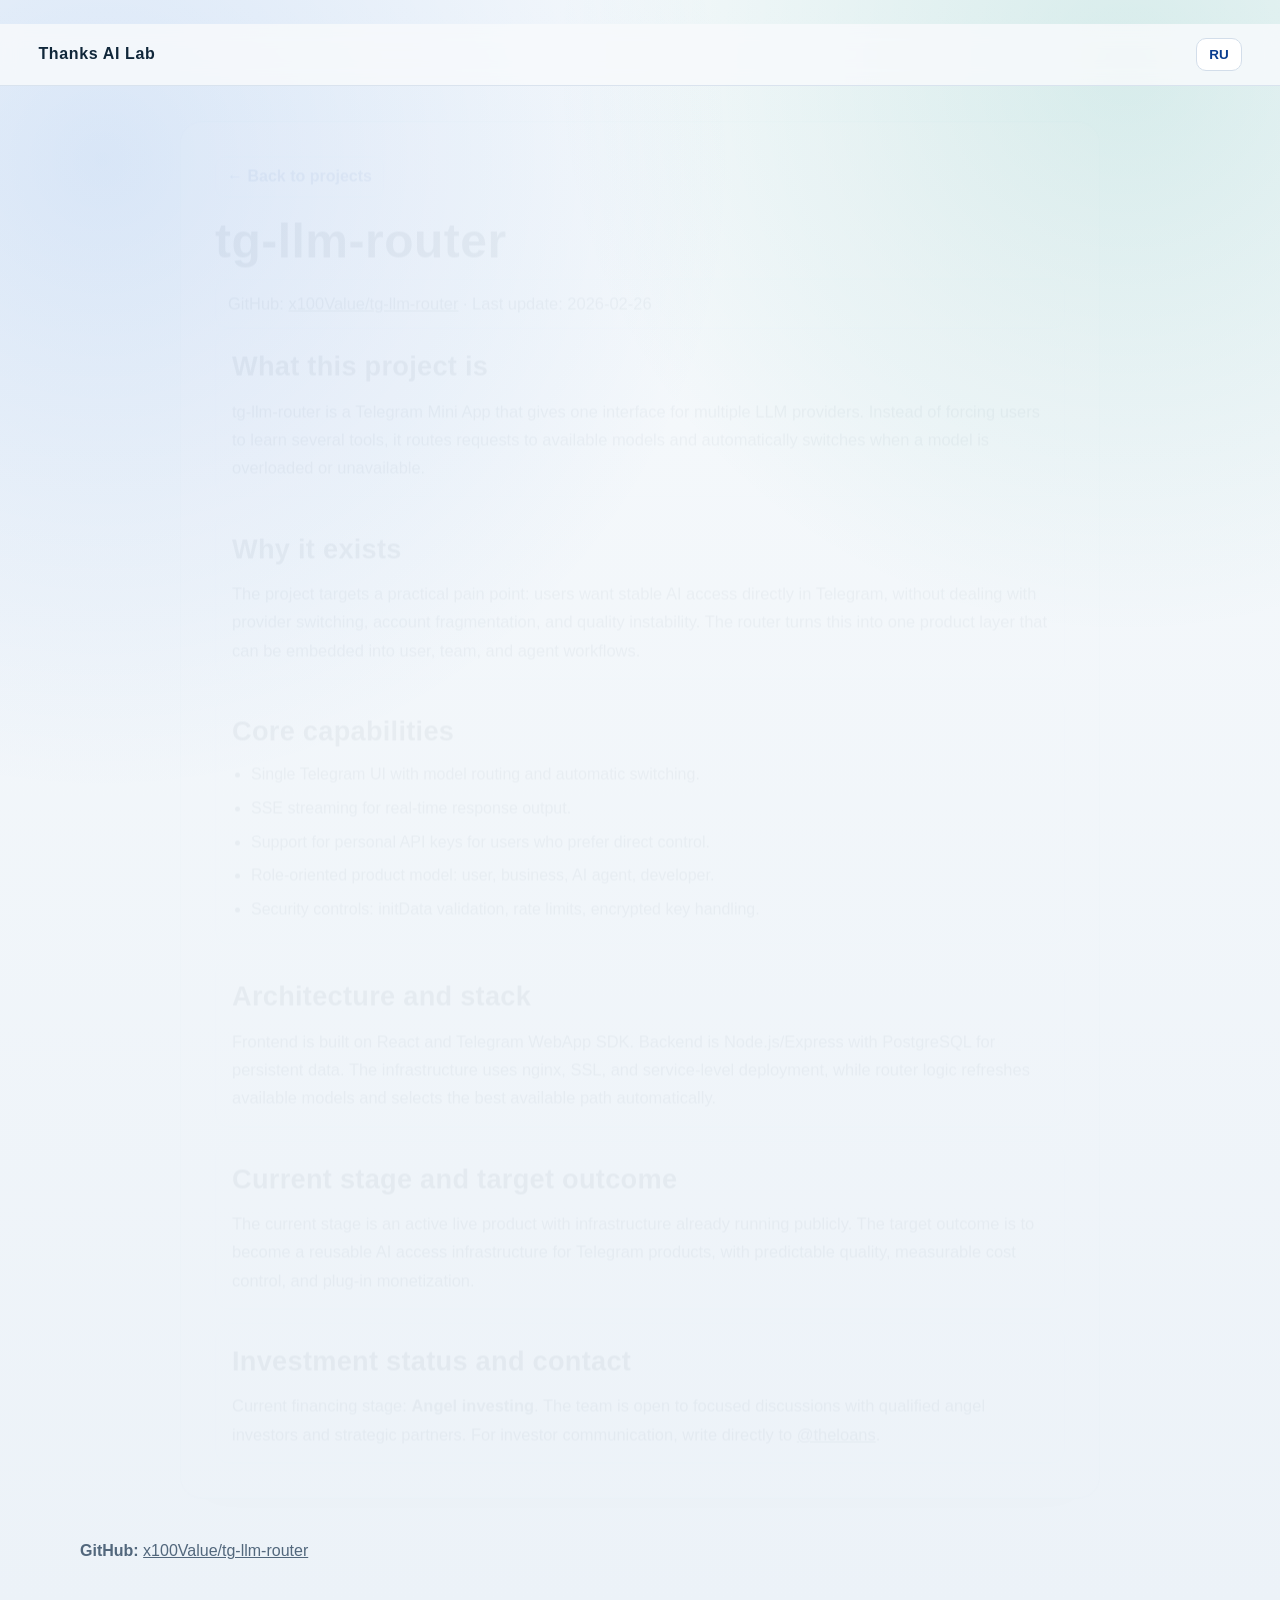
<file: articles/tg-llm-router.html>
<!doctype html>
<html lang="en" data-lang="en">
<head>
  <meta charset="utf-8">
  <meta name="viewport" content="width=device-width, initial-scale=1">
  <title>tg-llm-router | Thanks AI Lab</title>
  <meta name="description" content="Detailed article about tg-llm-router: what it is, why it exists, and product role.">
  <meta http-equiv="Content-Security-Policy" content="default-src 'self'; script-src 'self'; style-src 'self'; img-src 'self' data:; font-src 'self'; connect-src 'none'; object-src 'none'; base-uri 'self'; form-action 'none'; frame-ancestors 'none'; upgrade-insecure-requests">
  <link rel="stylesheet" href="../styles.css">
</head>
<body class="article-layout" data-title-en="tg-llm-router | Thanks AI Lab" data-title-ru="tg-llm-router | Thanks AI Lab" data-description-en="Detailed article about tg-llm-router: what it is, why it exists, and product role." data-description-ru="Развернутая статья о tg-llm-router: что это, зачем нужен и какая у него продуктовая роль.">
  <header class="topbar">
    <a class="brand" href="../index.html">Thanks AI Lab</a>
    <button class="lang-toggle" type="button" id="langSwitch" aria-label="Switch language">
      <span class="en">RU</span>
      <span class="ru">EN</span>
    </button>
  </header>

  <main>
    <article class="article-shell reveal">
      <a class="back-link" href="../index.html#projects"><span class="en">← Back to projects</span><span class="ru">← Назад к проектам</span></a>

      <h1>tg-llm-router</h1>
      <p class="article-meta en">GitHub: <a href="https://github.com/x100Value/tg-llm-router" target="_blank" rel="noopener noreferrer">x100Value/tg-llm-router</a> · Last update: 2026-02-26</p>
      <p class="article-meta ru">GitHub: <a href="https://github.com/x100Value/tg-llm-router" target="_blank" rel="noopener noreferrer">x100Value/tg-llm-router</a> · Последнее обновление: 2026-02-26</p>

      <section>
        <h2 class="en">What this project is</h2>
        <h2 class="ru">Что это за проект</h2>
        <p class="en">
          tg-llm-router is a Telegram Mini App that gives one interface for multiple LLM providers.
          Instead of forcing users to learn several tools, it routes requests to available models and automatically switches when a model is overloaded or unavailable.
        </p>
        <p class="ru">
          tg-llm-router - это Telegram Mini App с единым интерфейсом для нескольких LLM-провайдеров.
          Вместо необходимости использовать разные инструменты, проект маршрутизирует запросы к доступным моделям и автоматически переключается при перегрузке или недоступности модели.
        </p>
      </section>

      <section>
        <h2 class="en">Why it exists</h2>
        <h2 class="ru">Для чего проект</h2>
        <p class="en">
          The project targets a practical pain point: users want stable AI access directly in Telegram, without dealing with provider switching, account fragmentation, and quality instability.
          The router turns this into one product layer that can be embedded into user, team, and agent workflows.
        </p>
        <p class="ru">
          Проект решает практичную проблему: пользователям нужен стабильный доступ к AI прямо в Telegram без ручного переключения провайдеров, разрозненных аккаунтов и нестабильного качества.
          Роутер превращает это в единый продуктовый слой для личных, командных и агентных сценариев.
        </p>
      </section>

      <section>
        <h2 class="en">Core capabilities</h2>
        <h2 class="ru">Ключевые возможности</h2>
        <ul class="en">
          <li>Single Telegram UI with model routing and automatic switching.</li>
          <li>SSE streaming for real-time response output.</li>
          <li>Support for personal API keys for users who prefer direct control.</li>
          <li>Role-oriented product model: user, business, AI agent, developer.</li>
          <li>Security controls: initData validation, rate limits, encrypted key handling.</li>
        </ul>
        <ul class="ru">
          <li>Единый Telegram-интерфейс с маршрутизацией моделей и автоматическим переключением.</li>
          <li>SSE-стриминг для вывода ответов в реальном времени.</li>
          <li>Поддержка личных API-ключей для пользователей, которым нужен прямой контроль.</li>
          <li>Ролевой продуктовый контур: user, business, AI agent, developer.</li>
          <li>Контроль безопасности: валидация initData, rate limit, шифрование ключей.</li>
        </ul>
      </section>

      <section>
        <h2 class="en">Architecture and stack</h2>
        <h2 class="ru">Архитектура и стек</h2>
        <p class="en">
          Frontend is built on React and Telegram WebApp SDK. Backend is Node.js/Express with PostgreSQL for persistent data.
          The infrastructure uses nginx, SSL, and service-level deployment, while router logic refreshes available models and selects the best available path automatically.
        </p>
        <p class="ru">
          Фронтенд построен на React и Telegram WebApp SDK. Бэкенд - Node.js/Express с PostgreSQL для постоянных данных.
          Инфраструктура использует nginx, SSL и сервисный деплой, а логика роутера обновляет доступные модели и автоматически выбирает лучший доступный маршрут.
        </p>
      </section>

      <section>
        <h2 class="en">Current stage and target outcome</h2>
        <h2 class="ru">Текущая стадия и целевой результат</h2>
        <p class="en">
          The current stage is an active live product with infrastructure already running publicly.
          The target outcome is to become a reusable AI access infrastructure for Telegram products, with predictable quality, measurable cost control, and plug-in monetization.
        </p>
        <p class="ru">
          Текущая стадия - активный рабочий продукт с уже работающей публичной инфраструктурой.
          Целевой результат - стать переиспользуемым AI-инфраструктурным слоем для Telegram-продуктов с предсказуемым качеством, контролем затрат и подключаемой монетизацией.
        </p>
      </section>

      <section>
        <h2 class="en">Investment status and contact</h2>
        <h2 class="ru">Инвестиционный статус и контакт</h2>
        <p class="en">
          Current financing stage: <strong>Angel investing</strong>. The team is open to focused discussions with qualified angel investors and strategic partners.
          For investor communication, write directly to <a href="https://t.me/theloans" target="_blank" rel="noopener noreferrer">@theloans</a>.
        </p>
        <p class="ru">
          Текущая стадия финансирования: <strong>ангельское инвестирование</strong>. Команда открыта к предметным обсуждениям с квалифицированными бизнес-ангелами и стратегическими партнерами.
          По вопросам инвестиций пишите напрямую <a href="https://t.me/theloans" target="_blank" rel="noopener noreferrer">@theloans</a>.
        </p>
      </section>
    </article>
  </main>

  <footer class="footer">
    <p><strong>GitHub:</strong> <a href="https://github.com/x100Value/tg-llm-router" target="_blank" rel="noopener noreferrer">x100Value/tg-llm-router</a></p>
  </footer>

  <script src="../script.js" defer></script>
</body>
</html>
</file>
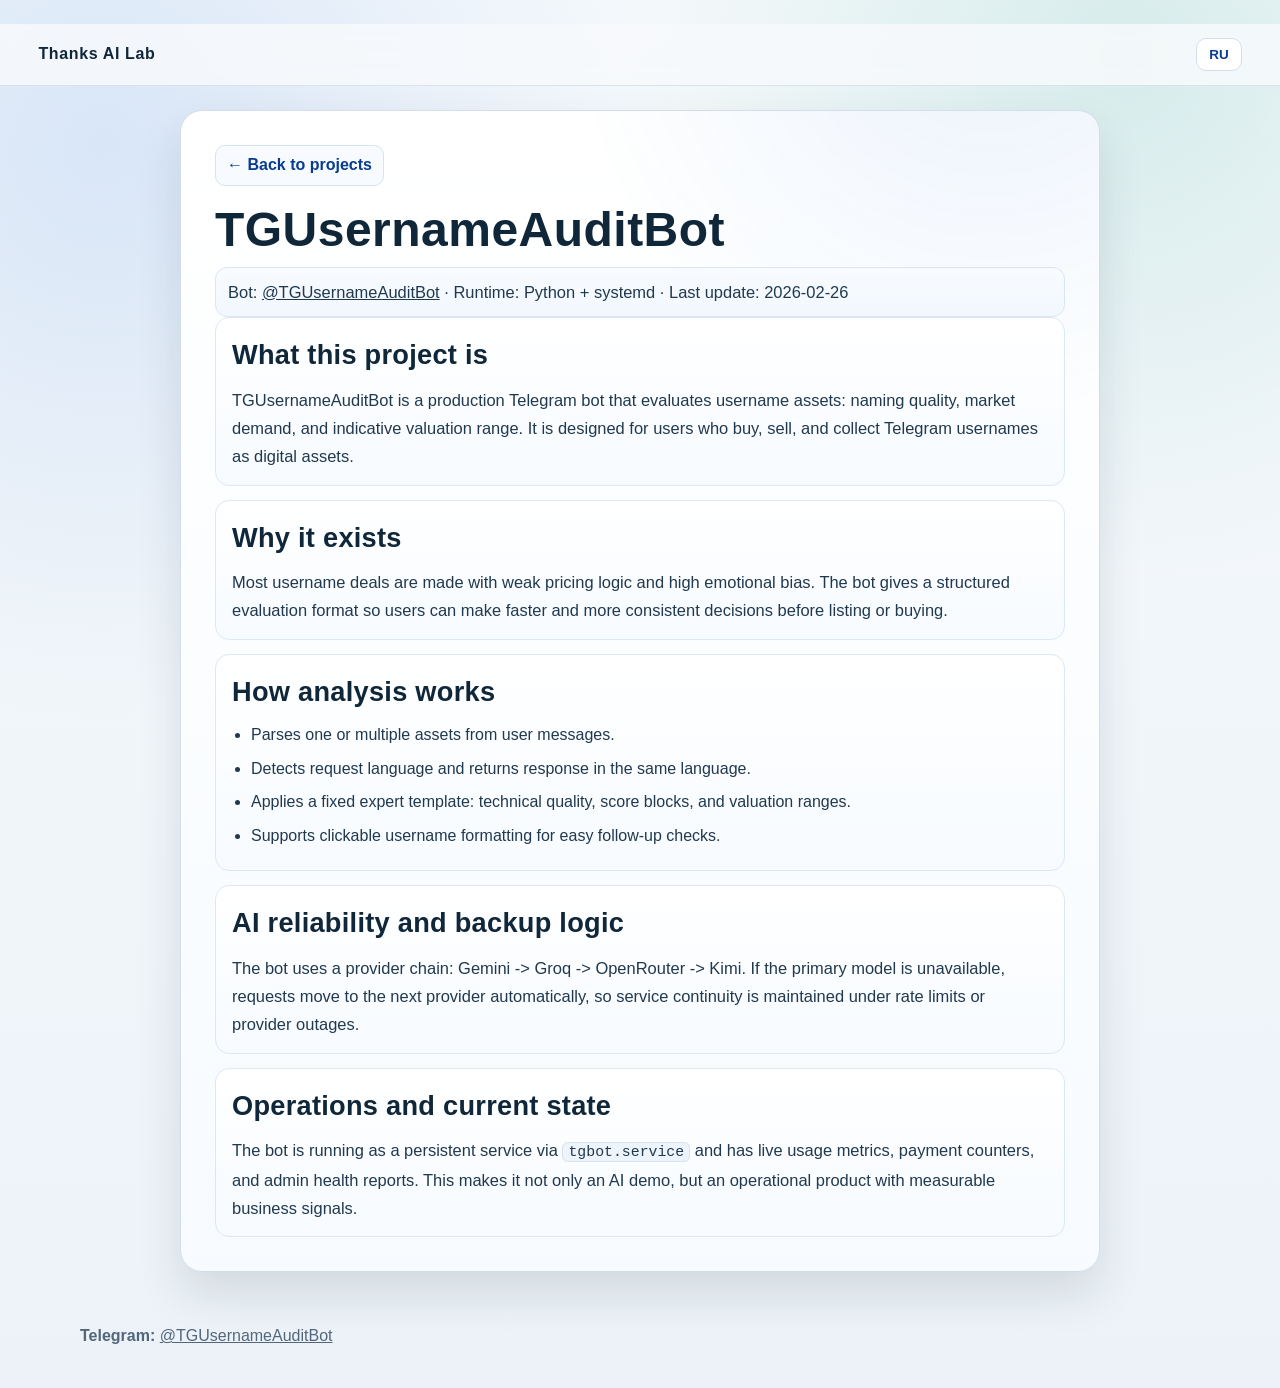
<file: articles/tg-username-audit-bot.html>
<!doctype html>
<html lang="en" data-lang="en">
<head>
  <meta charset="utf-8">
  <meta name="viewport" content="width=device-width, initial-scale=1">
  <title>TGUsernameAuditBot | Thanks AI Lab</title>
  <meta name="description" content="Detailed article about TGUsernameAuditBot: what it does, why it exists, and how its AI reliability chain works.">
  <meta http-equiv="Content-Security-Policy" content="default-src 'self'; script-src 'self'; style-src 'self'; img-src 'self' data:; font-src 'self'; connect-src 'none'; object-src 'none'; base-uri 'self'; form-action 'none'; frame-ancestors 'none'; upgrade-insecure-requests">
  <link rel="stylesheet" href="../styles.css">
</head>
<body class="article-layout" data-title-en="TGUsernameAuditBot | Thanks AI Lab" data-title-ru="TGUsernameAuditBot | Thanks AI Lab" data-description-en="Detailed article about TGUsernameAuditBot: what it does, why it exists, and how its AI reliability chain works." data-description-ru="Развернутая статья о TGUsernameAuditBot: что делает бот, зачем нужен и как работает резервная AI-цепочка.">
  <header class="topbar">
    <a class="brand" href="../index.html">Thanks AI Lab</a>
    <button class="lang-toggle" type="button" id="langSwitch" aria-label="Switch language">
      <span class="en">RU</span>
      <span class="ru">EN</span>
    </button>
  </header>

  <main>
    <article class="article-shell reveal">
      <a class="back-link" href="../index.html#projects"><span class="en">← Back to projects</span><span class="ru">← Назад к проектам</span></a>

      <h1>TGUsernameAuditBot</h1>
      <p class="article-meta en">Bot: <a href="https://t.me/TGUsernameAuditBot" target="_blank" rel="noopener noreferrer">@TGUsernameAuditBot</a> · Runtime: Python + systemd · Last update: 2026-02-26</p>
      <p class="article-meta ru">Бот: <a href="https://t.me/TGUsernameAuditBot" target="_blank" rel="noopener noreferrer">@TGUsernameAuditBot</a> · Runtime: Python + systemd · Последнее обновление: 2026-02-26</p>

      <section>
        <h2 class="en">What this project is</h2>
        <h2 class="ru">Что это за проект</h2>
        <p class="en">
          TGUsernameAuditBot is a production Telegram bot that evaluates username assets: naming quality, market demand, and indicative valuation range.
          It is designed for users who buy, sell, and collect Telegram usernames as digital assets.
        </p>
        <p class="ru">
          TGUsernameAuditBot - это продакшн Telegram-бот для оценки юзернейм-активов: качества имени, рыночного спроса и ориентировочного ценового диапазона.
          Он рассчитан на пользователей, которые покупают, продают и собирают Telegram-юзернеймы как цифровые активы.
        </p>
      </section>

      <section>
        <h2 class="en">Why it exists</h2>
        <h2 class="ru">Для чего проект</h2>
        <p class="en">
          Most username deals are made with weak pricing logic and high emotional bias.
          The bot gives a structured evaluation format so users can make faster and more consistent decisions before listing or buying.
        </p>
        <p class="ru">
          Большинство сделок с юзернеймами происходит с неустойчивой логикой ценообразования и высоким эмоциональным шумом.
          Бот дает структурированный формат оценки, чтобы принимать более быстрые и последовательные решения перед листингом или покупкой.
        </p>
      </section>

      <section>
        <h2 class="en">How analysis works</h2>
        <h2 class="ru">Как работает оценка</h2>
        <ul class="en">
          <li>Parses one or multiple assets from user messages.</li>
          <li>Detects request language and returns response in the same language.</li>
          <li>Applies a fixed expert template: technical quality, score blocks, and valuation ranges.</li>
          <li>Supports clickable username formatting for easy follow-up checks.</li>
        </ul>
        <ul class="ru">
          <li>Разбирает один или несколько активов из сообщения пользователя.</li>
          <li>Определяет язык запроса и отвечает на том же языке.</li>
          <li>Использует фиксированный экспертный шаблон: техническое качество, score-блоки и диапазоны оценки.</li>
          <li>Поддерживает кликабельное форматирование юзернеймов для быстрого follow-up анализа.</li>
        </ul>
      </section>

      <section>
        <h2 class="en">AI reliability and backup logic</h2>
        <h2 class="ru">Надежность AI и резервная логика</h2>
        <p class="en">
          The bot uses a provider chain: Gemini -> Groq -> OpenRouter -> Kimi.
          If the primary model is unavailable, requests move to the next provider automatically, so service continuity is maintained under rate limits or provider outages.
        </p>
        <p class="ru">
          Бот использует цепочку провайдеров: Gemini -> Groq -> OpenRouter -> Kimi.
          Если основной провайдер недоступен, запрос автоматически уходит на следующий, что сохраняет непрерывность сервиса при лимитах или сбоях провайдера.
        </p>
      </section>

      <section>
        <h2 class="en">Operations and current state</h2>
        <h2 class="ru">Операционный контур и текущий статус</h2>
        <p class="en">
          The bot is running as a persistent service via <code>tgbot.service</code> and has live usage metrics, payment counters, and admin health reports.
          This makes it not only an AI demo, but an operational product with measurable business signals.
        </p>
        <p class="ru">
          Бот работает как постоянный сервис через <code>tgbot.service</code> и ведет live-метрики использования, счетчики оплат и админ-отчеты по здоровью сервиса.
          Поэтому это не просто AI-демо, а операционный продукт с измеримыми бизнес-сигналами.
        </p>
      </section>
    </article>
  </main>

  <footer class="footer">
    <p><strong>Telegram:</strong> <a href="https://t.me/TGUsernameAuditBot" target="_blank" rel="noopener noreferrer">@TGUsernameAuditBot</a></p>
  </footer>

  <script src="../script.js" defer></script>
</body>
</html>
</file>
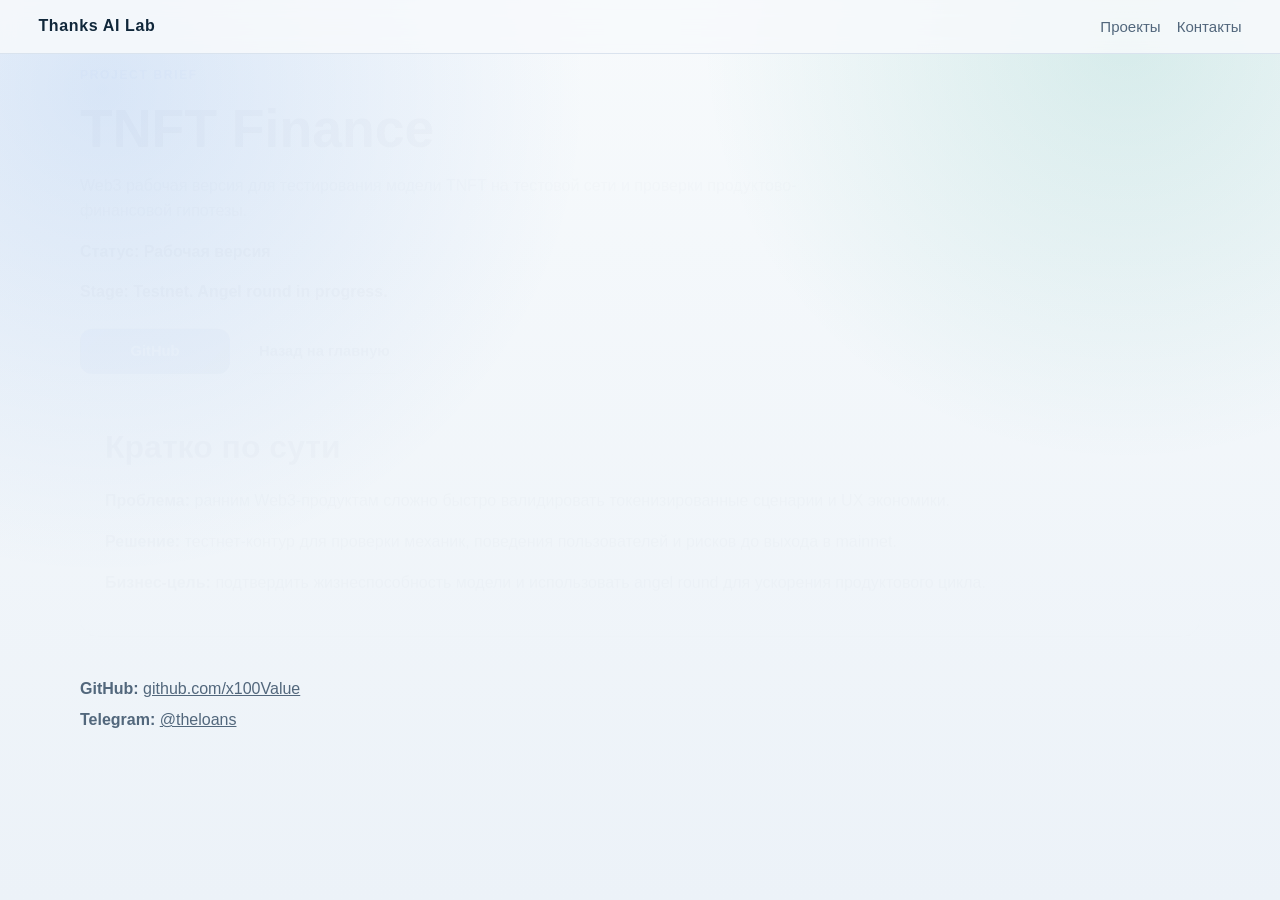
<file: articles/tnft-finance.html>
<!doctype html>
<html lang="ru">
<head>
  <meta charset="utf-8">
  <meta name="viewport" content="width=device-width, initial-scale=1">
  <title>TNFT Finance | Thanks AI Lab</title>
  <meta name="description" content="TNFT Finance: рабочая версия в стадии тестнета, angel round in progress.">
  <meta http-equiv="Content-Security-Policy" content="default-src 'self'; script-src 'self'; style-src 'self'; img-src 'self' data:; font-src 'self'; connect-src 'none'; object-src 'none'; base-uri 'self'; form-action 'none'; frame-ancestors 'none'; upgrade-insecure-requests">
  <meta http-equiv="Referrer-Policy" content="strict-origin-when-cross-origin">
  <link rel="stylesheet" href="../styles.css">
</head>
<body>
  <header class="topbar">
    <a class="brand" href="../index.html">Thanks AI Lab</a>
    <nav class="nav">
      <a href="../index.html#projects">Проекты</a>
      <a href="../index.html#contacts">Контакты</a>
    </nav>
  </header>

  <main>
    <section class="infographic reveal">
      <p class="eyebrow">Project Brief</p>
      <h1>TNFT Finance</h1>
      <p class="lead">Web3 рабочая версия для тестирования модели TNFT на тестовой сети и проверки продуктово-финансовой гипотезы.</p>
      <p class="status">Статус: Рабочая версия</p>
      <p class="status status-highlight">Stage: Testnet. Angel round in progress.</p>
      <div class="cta-row">
        <a class="btn btn-primary" href="https://github.com/x100Value" target="_blank" rel="noopener noreferrer">GitHub</a>
        <a class="btn btn-secondary" href="../index.html">Назад на главную</a>
      </div>
    </section>

    <section class="projects reveal">
      <h2>Кратко по сути</h2>
      <p><strong>Проблема:</strong> ранним Web3-продуктам сложно быстро валидировать токенизированные сценарии и UX экономики.</p>
      <p><strong>Решение:</strong> тестнет-контур для проверки механик, поведения пользователей и рисков до выхода в mainnet.</p>
      <p><strong>Бизнес-цель:</strong> подтвердить жизнеспособность модели и использовать angel round для ускорения продуктового цикла.</p>
    </section>
  </main>

  <footer class="footer">
    <p><strong>GitHub:</strong> <a href="https://github.com/x100Value" target="_blank" rel="noopener noreferrer">github.com/x100Value</a></p>
    <p><strong>Telegram:</strong> <a href="https://t.me/theloans" target="_blank" rel="noopener noreferrer">@theloans</a></p>
  </footer>

  <script src="../script.js" defer></script>
</body>
</html>
</file>
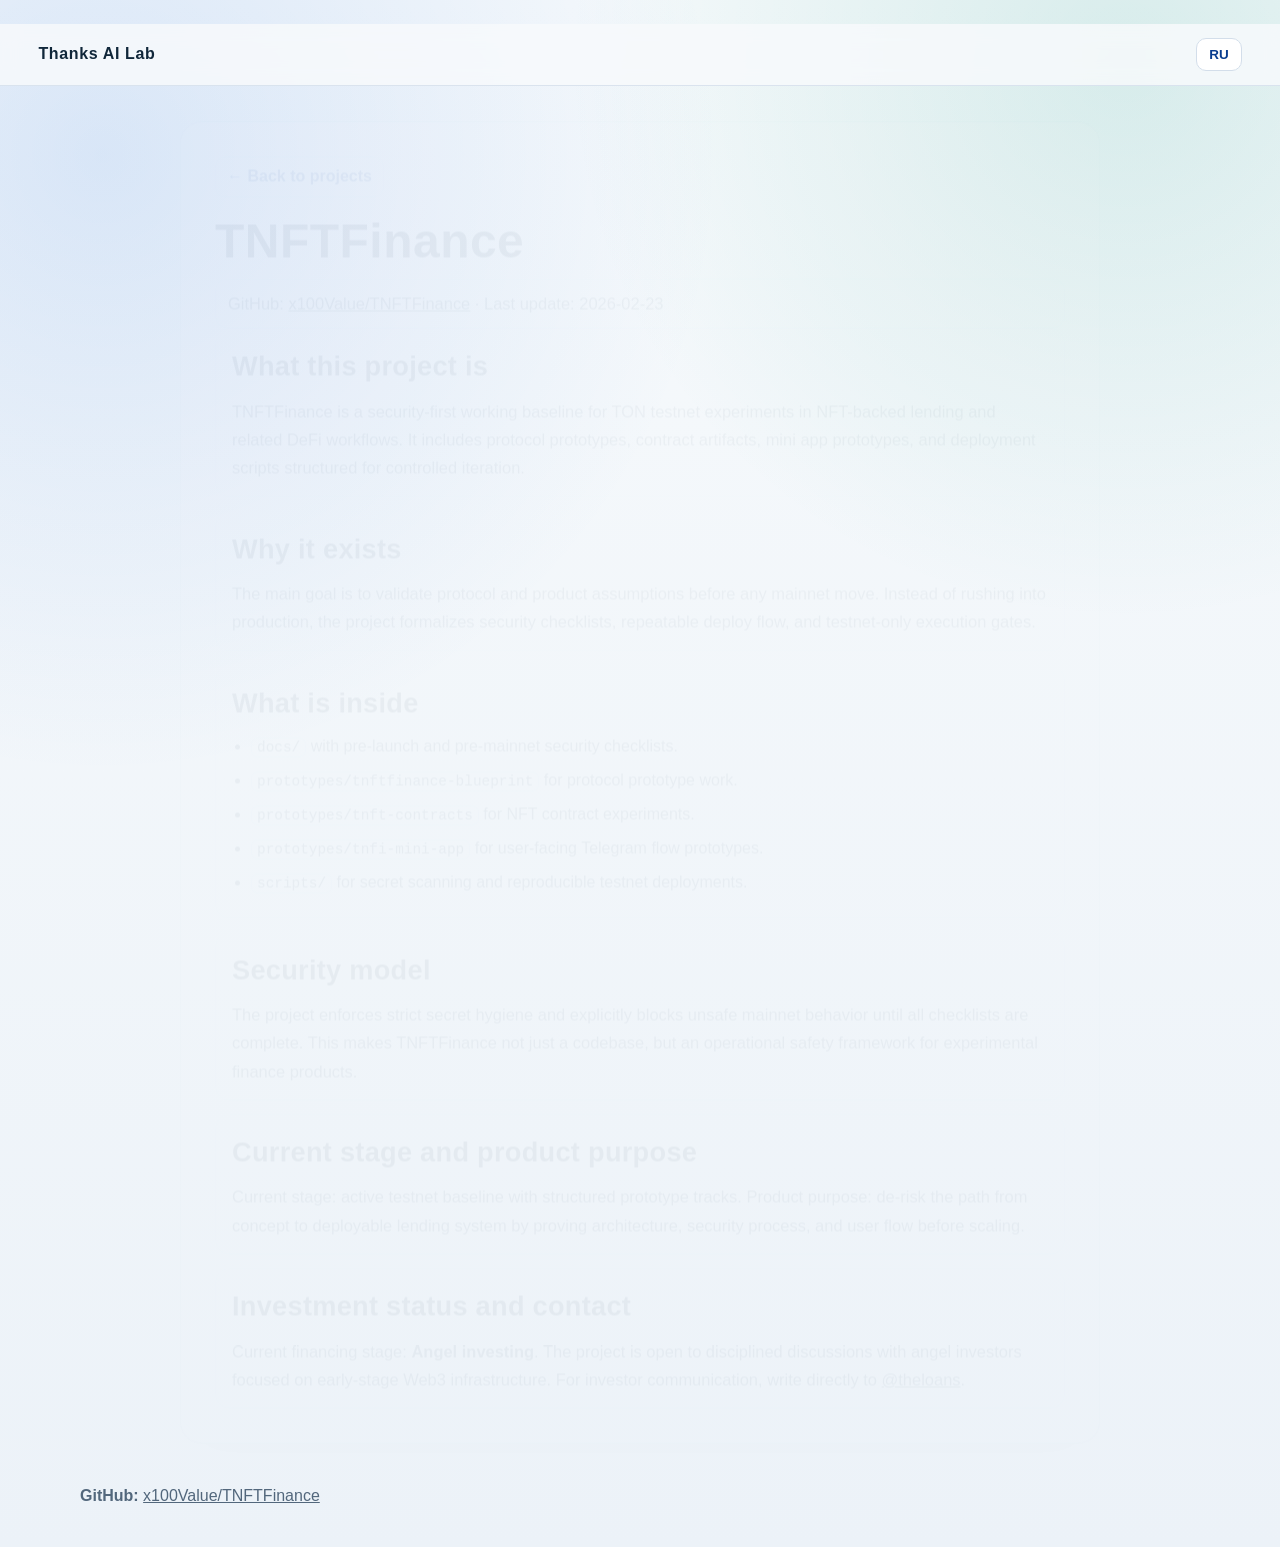
<file: articles/tnftfinance.html>
<!doctype html>
<html lang="en" data-lang="en">
<head>
  <meta charset="utf-8">
  <meta name="viewport" content="width=device-width, initial-scale=1">
  <title>TNFTFinance | Thanks AI Lab</title>
  <meta name="description" content="Detailed article about TNFTFinance: secure baseline, TON testnet prototypes, and project purpose.">
  <meta http-equiv="Content-Security-Policy" content="default-src 'self'; script-src 'self'; style-src 'self'; img-src 'self' data:; font-src 'self'; connect-src 'none'; object-src 'none'; base-uri 'self'; form-action 'none'; frame-ancestors 'none'; upgrade-insecure-requests">
  <link rel="stylesheet" href="../styles.css">
</head>
<body class="article-layout" data-title-en="TNFTFinance | Thanks AI Lab" data-title-ru="TNFTFinance | Thanks AI Lab" data-description-en="Detailed article about TNFTFinance: secure baseline, TON testnet prototypes, and project purpose." data-description-ru="Развернутая статья о TNFTFinance: безопасная база, TON testnet-прототипы и назначение проекта.">
  <header class="topbar">
    <a class="brand" href="../index.html">Thanks AI Lab</a>
    <button class="lang-toggle" type="button" id="langSwitch" aria-label="Switch language">
      <span class="en">RU</span>
      <span class="ru">EN</span>
    </button>
  </header>

  <main>
    <article class="article-shell reveal">
      <a class="back-link" href="../index.html#projects"><span class="en">← Back to projects</span><span class="ru">← Назад к проектам</span></a>

      <h1>TNFTFinance</h1>
      <p class="article-meta en">GitHub: <a href="https://github.com/x100Value/TNFTFinance" target="_blank" rel="noopener noreferrer">x100Value/TNFTFinance</a> · Last update: 2026-02-23</p>
      <p class="article-meta ru">GitHub: <a href="https://github.com/x100Value/TNFTFinance" target="_blank" rel="noopener noreferrer">x100Value/TNFTFinance</a> · Последнее обновление: 2026-02-23</p>

      <section>
        <h2 class="en">What this project is</h2>
        <h2 class="ru">Что это за проект</h2>
        <p class="en">
          TNFTFinance is a security-first working baseline for TON testnet experiments in NFT-backed lending and related DeFi workflows.
          It includes protocol prototypes, contract artifacts, mini app prototypes, and deployment scripts structured for controlled iteration.
        </p>
        <p class="ru">
          TNFTFinance - это security-first рабочая база для TON testnet экспериментов в NFT-обеспеченном кредитовании и смежных DeFi-сценариях.
          Репозиторий включает прототипы протокола, контрактные артефакты, mini app-прототипы и скрипты деплоя для контролируемой итерации.
        </p>
      </section>

      <section>
        <h2 class="en">Why it exists</h2>
        <h2 class="ru">Для чего проект</h2>
        <p class="en">
          The main goal is to validate protocol and product assumptions before any mainnet move.
          Instead of rushing into production, the project formalizes security checklists, repeatable deploy flow, and testnet-only execution gates.
        </p>
        <p class="ru">
          Главная цель - валидировать протокольные и продуктовые гипотезы до выхода в mainnet.
          Вместо быстрого перехода в прод, репозиторий фиксирует security-чеклисты, воспроизводимый деплой-процесс и testnet-only контрольные ворота.
        </p>
      </section>

      <section>
        <h2 class="en">What is inside</h2>
        <h2 class="ru">Что внутри</h2>
        <ul class="en">
          <li><code>docs/</code> with pre-launch and pre-mainnet security checklists.</li>
          <li><code>prototypes/tnftfinance-blueprint</code> for protocol prototype work.</li>
          <li><code>prototypes/tnft-contracts</code> for NFT contract experiments.</li>
          <li><code>prototypes/tnfi-mini-app</code> for user-facing Telegram flow prototypes.</li>
          <li><code>scripts/</code> for secret scanning and reproducible testnet deployments.</li>
        </ul>
        <ul class="ru">
          <li><code>docs/</code> с pre-launch и pre-mainnet security чеклистами.</li>
          <li><code>prototypes/tnftfinance-blueprint</code> для прототипирования логики протокола.</li>
          <li><code>prototypes/tnft-contracts</code> для экспериментов с NFT-контрактами.</li>
          <li><code>prototypes/tnfi-mini-app</code> для прототипов пользовательского Telegram-потока.</li>
          <li><code>scripts/</code> для сканирования секретов и воспроизводимого testnet-деплоя.</li>
        </ul>
      </section>

      <section>
        <h2 class="en">Security model</h2>
        <h2 class="ru">Модель безопасности</h2>
        <p class="en">
          The project enforces strict secret hygiene and explicitly blocks unsafe mainnet behavior until all checklists are complete.
          This makes TNFTFinance not just a codebase, but an operational safety framework for experimental finance products.
        </p>
        <p class="ru">
          Репозиторий требует строгой гигиены секретов и явно блокирует небезопасный переход в mainnet до закрытия всех чеклистов.
          Поэтому TNFTFinance - это не только кодовая база, но и операционный контур безопасности для экспериментальных финансовых продуктов.
        </p>
      </section>

      <section>
        <h2 class="en">Current stage and product purpose</h2>
        <h2 class="ru">Текущая стадия и продуктовая цель</h2>
        <p class="en">
          Current stage: active testnet baseline with structured prototype tracks.
          Product purpose: de-risk the path from concept to deployable lending system by proving architecture, security process, and user flow before scaling.
        </p>
        <p class="ru">
          Текущая стадия: активная testnet-база со структурированными прототипными треками.
          Продуктовая цель: снизить риски пути от концепта до готовой к деплою lending-системы через проверку архитектуры, процесса безопасности и пользовательского сценария до масштабирования.
        </p>
      </section>

      <section>
        <h2 class="en">Investment status and contact</h2>
        <h2 class="ru">Инвестиционный статус и контакт</h2>
        <p class="en">
          Current financing stage: <strong>Angel investing</strong>. The project is open to disciplined discussions with angel investors focused on early-stage Web3 infrastructure.
          For investor communication, write directly to <a href="https://t.me/theloans" target="_blank" rel="noopener noreferrer">@theloans</a>.
        </p>
        <p class="ru">
          Текущая стадия финансирования: <strong>ангельское инвестирование</strong>. Проект открыт к предметным обсуждениям с бизнес-ангелами, которые фокусируются на ранней стадии Web3-инфраструктуры.
          По вопросам инвестиций пишите напрямую <a href="https://t.me/theloans" target="_blank" rel="noopener noreferrer">@theloans</a>.
        </p>
      </section>
    </article>
  </main>

  <footer class="footer">
    <p><strong>GitHub:</strong> <a href="https://github.com/x100Value/TNFTFinance" target="_blank" rel="noopener noreferrer">x100Value/TNFTFinance</a></p>
  </footer>

  <script src="../script.js" defer></script>
</body>
</html>
</file>
<file: styles.css>
:root {
  --bg: #f0f4f7;
  --surface: #ffffff;
  --ink: #10273a;
  --muted: #52677c;
  --line: #d3deea;
  --primary: #0059d6;
  --primary-strong: #083c8f;
  --accent: #008f7a;
  --hero-glow: rgba(0, 89, 214, 0.12);
  --shadow: 0 18px 40px rgba(16, 39, 58, 0.09);
}

* {
  box-sizing: border-box;
}

html {
  scroll-behavior: smooth;
}

.ru {
  display: none !important;
}

html[data-lang="en"] .ru {
  display: none !important;
}

html[data-lang="ru"] .en {
  display: none !important;
}

html[data-lang="ru"] .ru {
  display: revert !important;
}

body {
  margin: 0;
  min-height: 100vh;
  color: var(--ink);
  line-height: 1.56;
  font-family: "Bahnschrift", "Trebuchet MS", "Segoe UI", sans-serif;
  background:
    radial-gradient(circle at 8% 10%, var(--hero-glow), transparent 34%),
    radial-gradient(circle at 88% 4%, rgba(0, 143, 122, 0.13), transparent 30%),
    linear-gradient(180deg, #f7fafc 0%, #ecf2f8 100%);
}

a {
  color: inherit;
}

.topbar {
  position: sticky;
  top: 0;
  z-index: 12;
  display: flex;
  align-items: center;
  justify-content: space-between;
  gap: 10px;
  padding: 14px clamp(16px, 3vw, 40px);
  border-bottom: 1px solid rgba(211, 222, 234, 0.8);
  backdrop-filter: blur(10px);
  background: rgba(247, 250, 252, 0.85);
}

.brand {
  font-weight: 800;
  letter-spacing: 0.04em;
  text-decoration: none;
}

.nav {
  display: flex;
  gap: 16px;
}

.nav a {
  font-size: 0.94rem;
  color: var(--muted);
  text-decoration: none;
}

.lang-toggle {
  border: 1px solid var(--line);
  background: #fff;
  color: var(--primary-strong);
  border-radius: 10px;
  padding: 8px 12px;
  font-size: 0.84rem;
  font-weight: 800;
  cursor: pointer;
}

main,
.footer {
  width: min(1120px, 92vw);
  margin-inline: auto;
}

.hero {
  padding: 70px 0 30px;
}

.eyebrow {
  margin: 0;
  color: var(--primary);
  font-weight: 800;
  text-transform: uppercase;
  letter-spacing: 0.14em;
  font-size: 0.75rem;
}

h1 {
  margin: 14px 0 16px;
  max-width: 860px;
  font-size: clamp(2rem, 4.8vw, 3.35rem);
  line-height: 1.1;
}

.lead {
  margin: 0;
  max-width: 780px;
  color: var(--muted);
}

.cta-row {
  margin-top: 24px;
  display: flex;
  flex-wrap: wrap;
  gap: 11px;
}

.btn {
  display: inline-flex;
  align-items: center;
  justify-content: center;
  min-width: 150px;
  padding: 10px 17px;
  border-radius: 12px;
  border: 1px solid transparent;
  text-decoration: none;
  font-size: 0.92rem;
  font-weight: 700;
  transition: transform 0.28s ease, box-shadow 0.28s ease, background-color 0.28s ease;
}

.btn:hover {
  transform: translateY(-2px);
}

.btn-primary {
  color: #fff;
  background: linear-gradient(135deg, var(--primary), var(--primary-strong));
  box-shadow: 0 12px 26px rgba(0, 89, 214, 0.24);
}

.btn-secondary {
  background: #fff;
  border-color: var(--line);
}

.btn-ghost {
  background: #f8fbff;
  border-color: var(--line);
  color: var(--primary-strong);
}

.btn-sapphire {
  color: #fff;
  border-color: #0b5ca8;
  background: linear-gradient(135deg, #0c4f97, #1978cb);
  box-shadow: 0 10px 22px rgba(15, 72, 136, 0.28);
}

.btn-sapphire:hover {
  box-shadow: 0 14px 28px rgba(15, 72, 136, 0.34);
}

.kpi {
  display: grid;
  grid-template-columns: repeat(3, minmax(0, 1fr));
  gap: 14px;
  margin: 18px 0 28px;
}

.kpi-card,
.projects,
.article-links,
.article-shell {
  border: 1px solid var(--line);
  border-radius: 18px;
  background: var(--surface);
  box-shadow: var(--shadow);
}

.kpi-card {
  padding: 18px;
}

.kpi-title {
  margin: 0 0 8px;
  color: var(--muted);
  font-size: 0.86rem;
}

.kpi-value {
  margin: 0;
  font-size: clamp(1.5rem, 3.8vw, 2.1rem);
  font-weight: 800;
}

.kpi-value.static {
  font-size: 1.2rem;
}

.projects,
.article-links,
.article-shell {
  padding: 24px;
  margin: 24px 0;
}

h2 {
  margin: 0 0 10px;
  font-size: clamp(1.35rem, 2.5vw, 2rem);
}

h3 {
  margin: 0 0 8px;
}

.section-note {
  margin-top: 0;
  color: var(--muted);
}

.project-grid {
  margin-top: 16px;
  display: grid;
  gap: 14px;
  grid-template-columns: repeat(3, minmax(0, 1fr));
}

.project-card {
  position: relative;
  border: 1px solid var(--line);
  border-radius: 16px;
  padding: 16px;
  background: linear-gradient(180deg, #fff, #f8fbff);
  transition: transform 0.3s ease, box-shadow 0.3s ease;
}

.project-card:hover {
  transform: translateY(-3px);
  box-shadow: 0 15px 28px rgba(16, 39, 58, 0.13);
}

.angel-card {
  border-color: #9eb7d7;
  background: linear-gradient(180deg, #f9fcff 0%, #eef5ff 100%);
  box-shadow: inset 0 0 0 1px rgba(28, 82, 146, 0.1);
}

.angel-card:hover {
  box-shadow: 0 16px 30px rgba(14, 58, 109, 0.16), inset 0 0 0 1px rgba(28, 82, 146, 0.14);
}

.angel-card .icon-circle {
  background: linear-gradient(135deg, #0e4b8f, #1c7ad0);
}

.angel-card .invest-note {
  border-color: #c1d3ea;
  background: linear-gradient(180deg, #f4f9ff 0%, #eaf3ff 100%);
}

.angel-badge {
  position: absolute;
  top: 12px;
  right: 12px;
  z-index: 1;
  padding: 4px 9px;
  border-radius: 999px;
  color: #fff;
  font-size: 0.69rem;
  font-weight: 800;
  letter-spacing: 0.08em;
  background: linear-gradient(135deg, #0c4f97, #1978cb);
  box-shadow: 0 8px 16px rgba(16, 74, 141, 0.34);
}

.icon-circle {
  width: 42px;
  height: 42px;
  border-radius: 50%;
  display: grid;
  place-items: center;
  margin-bottom: 10px;
  color: #fff;
  font-weight: 800;
  background: linear-gradient(135deg, var(--primary), #48a2ff);
}

.project-card p {
  margin: 0 0 9px;
  color: var(--muted);
}

.status {
  font-weight: 700;
  color: var(--ink) !important;
}

.meta {
  font-size: 0.84rem;
  color: #6a8096 !important;
}

.invest-note {
  margin: 0 0 10px !important;
  padding: 10px 12px;
  border: 1px solid #d5e3f1;
  border-radius: 10px;
  background: linear-gradient(180deg, #f8fbff 0%, #f2f7ff 100%);
  color: #1e3850 !important;
  font-size: 0.89rem;
  line-height: 1.52;
}

.invest-note strong {
  color: #143149;
}

.invest-note a {
  color: #0b438f;
  font-weight: 700;
}

.btn-stack {
  display: flex;
  flex-wrap: wrap;
  gap: 9px;
  margin-top: 8px;
}

.article-list {
  display: grid;
  gap: 10px;
}

.article-list a {
  border: 1px solid var(--line);
  background: linear-gradient(180deg, #fff, #f7fbff);
  border-radius: 11px;
  padding: 10px 12px;
  text-decoration: none;
  transition: border-color 0.2s ease, transform 0.2s ease;
}

.article-list a:hover {
  border-color: #95b2d3;
  transform: translateX(2px);
}

.footer {
  padding: 22px 0 34px;
  color: var(--muted);
}

.footer p {
  margin: 6px 0;
}

.copyright {
  margin-top: 10px;
}

.article-layout {
  padding-top: 24px;
}

.article-meta {
  margin: 8px 0 20px;
  color: #60778f;
  font-size: 0.95rem;
  padding: 10px 12px;
  border: 1px solid #d9e6f3;
  border-radius: 12px;
  background: linear-gradient(180deg, #f8fbff 0%, #f2f8ff 100%);
}

.article-layout main {
  width: min(920px, 94vw);
  margin-inline: auto;
}

.article-shell {
  padding: clamp(18px, 3vw, 34px);
  border-radius: 22px;
  box-shadow: 0 22px 46px rgba(16, 39, 58, 0.12);
  background:
    radial-gradient(circle at 88% -10%, rgba(0, 89, 214, 0.08), transparent 28%),
    linear-gradient(180deg, #ffffff 0%, #f7fbff 100%);
}

.article-shell > h1 {
  margin-top: 4px;
  margin-bottom: 10px;
  font-size: clamp(2rem, 5vw, 3rem);
  letter-spacing: 0.01em;
}

.article-shell section {
  margin-top: 14px;
  padding: 16px 16px 14px;
  border: 1px solid #dce8f5;
  border-radius: 14px;
  background: linear-gradient(180deg, #ffffff 0%, #f7fbff 100%);
}

.article-shell section:first-of-type {
  margin-top: 0;
}

.article-shell h2 {
  margin: 0 0 9px;
  font-size: clamp(1.25rem, 2.7vw, 1.7rem);
  letter-spacing: 0.01em;
}

.article-shell p {
  margin: 0;
  line-height: 1.72;
  color: #20394f;
  font-size: 1.03rem;
}

.article-shell ul {
  margin: 8px 0 0;
  padding-left: 19px;
}

.article-shell li {
  margin: 7px 0;
  line-height: 1.66;
  color: #20394f;
}

.article-shell code {
  font-family: "Cascadia Code", "Consolas", monospace;
  font-size: 0.9em;
  background: #edf4fc;
  border: 1px solid #d5e3f3;
  border-radius: 6px;
  padding: 1px 5px;
}

.back-link {
  text-decoration: none;
  display: inline-flex;
  align-items: center;
  font-weight: 700;
  color: var(--primary-strong);
  margin-bottom: 14px;
  border: 1px solid #d6e3f1;
  background: #f7fbff;
  padding: 7px 11px;
  border-radius: 10px;
}

.back-link:hover {
  background: #eef6ff;
}

.reveal {
  opacity: 0;
  transform: translateY(12px);
  transition: opacity 0.55s ease, transform 0.55s ease;
}

.reveal.in-view {
  opacity: 1;
  transform: none;
}

.deck-shell {
  width: min(1060px, 94vw);
  margin: 0 auto;
}

.slide {
  border: 1px solid #d6e2ef;
  border-radius: 20px;
  background: linear-gradient(180deg, #ffffff 0%, #f5f9ff 100%);
  box-shadow: 0 18px 36px rgba(16, 39, 58, 0.1);
  padding: clamp(18px, 3vw, 30px);
  margin: 18px 0;
}

.deck-step {
  margin: 0 0 8px;
  display: inline-block;
  color: #0d478f;
  font-weight: 800;
  font-size: 0.78rem;
  letter-spacing: 0.1em;
  text-transform: uppercase;
}

.deck-sub {
  margin: 0 0 14px;
  color: #5c748e;
  font-weight: 700;
}

.kpi-grid {
  margin-top: 8px;
  display: grid;
  grid-template-columns: repeat(3, minmax(0, 1fr));
  gap: 10px;
}

.kpi-box {
  border: 1px solid #d8e5f2;
  border-radius: 12px;
  padding: 12px;
  background: #fff;
}

.kpi-label {
  margin: 0 0 6px;
  color: #5d738c;
  font-size: 0.86rem;
}

.kpi-main {
  margin: 0;
  font-size: 1.05rem;
  font-weight: 800;
  color: #17354d;
}

.two-col {
  display: grid;
  grid-template-columns: repeat(2, minmax(0, 1fr));
  gap: 12px;
}

.two-col section,
.roadmap section {
  border: 1px solid #d9e5f2;
  border-radius: 12px;
  background: #fff;
  padding: 12px;
}

.deck-links {
  margin-top: 14px !important;
  color: #5c748e !important;
  display: flex;
  align-items: center;
  gap: 8px;
  flex-wrap: wrap;
}

@media (max-width: 980px) {
  .project-grid {
    grid-template-columns: repeat(2, minmax(0, 1fr));
  }

  .kpi-grid {
    grid-template-columns: 1fr;
  }

  .two-col {
    grid-template-columns: 1fr;
  }
}

@media (max-width: 760px) {
  .topbar {
    flex-wrap: wrap;
  }

  .nav {
    width: 100%;
    order: 3;
    padding-top: 4px;
    overflow-x: auto;
  }

  .kpi,
  .project-grid {
    grid-template-columns: 1fr;
  }

  .btn {
    min-width: 138px;
  }

  .article-shell {
    padding: 16px;
    border-radius: 16px;
  }

  .article-shell section {
    padding: 13px 12px;
  }
}
</file>
